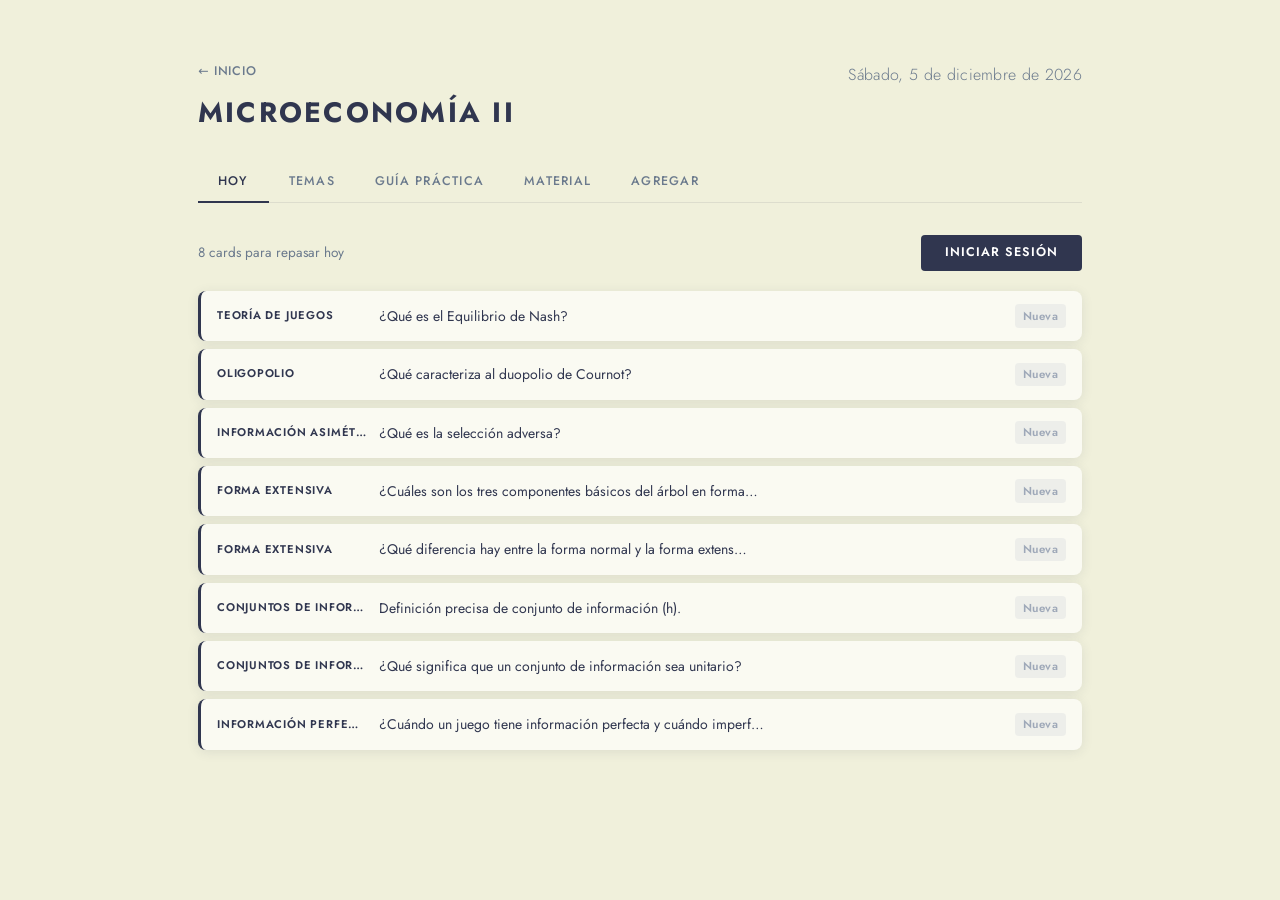
<file: dashboard.html>
<!DOCTYPE html>
<html lang="es">
<head>
  <meta charset="UTF-8">
  <meta name="viewport" content="width=device-width, initial-scale=1.0">
  <title>Dashboard — StudyES</title>
  <link rel="preconnect" href="https://fonts.googleapis.com">
  <link rel="preconnect" href="https://fonts.gstatic.com" crossorigin>
  <link href="https://fonts.googleapis.com/css2?family=Jost:wght@300;400;500;600;700&display=swap" rel="stylesheet">
  <link rel="stylesheet" href="assets/css/global.css">
  <link rel="stylesheet" href="assets/css/components.css">
</head>
<body>
  <div class="page">
    <header class="dash-header">
      <div class="dash-header-top">
        <a href="index.html" class="back-link">← INICIO</a>
        <p class="site-date" id="dash-fecha"></p>
      </div>
      <h1 class="dash-title" id="dash-titulo">Cargando...</h1>
    </header>

    <nav class="tabs-nav" id="tabs-nav" role="tablist">
      <button class="tab-btn active" data-tab="hoy"      role="tab">HOY</button>
      <button class="tab-btn"        data-tab="temas"    role="tab">TEMAS</button>
      <button class="tab-btn"        data-tab="material" role="tab">MATERIAL</button>
      <button class="tab-btn"        data-tab="agregar"  role="tab">AGREGAR</button>
    </nav>

    <div id="panel-hoy"      class="tab-panel active"></div>
    <div id="panel-temas"    class="tab-panel"></div>
    <div id="panel-material" class="tab-panel"><p class="material-loading">Cargando archivos...</p></div>
    <div id="panel-agregar"  class="tab-panel"></div>
  </div>

  <script src="scripts/storage.js"></script>
  <script src="scripts/srs.js"></script>
  <script src="scripts/plan.js"></script>
  <script>
    // ── Estado global ───────────────────────────────────────────────
    const params     = new URLSearchParams(window.location.search);
    const materiaId  = params.get('materia') || 'micro2';
    let   materia    = null;
    let   cards      = [];
    let   materialCargado = false;
    // ── Estado guías ────────────────────────────────────────────────
    let   guiasData       = null;
    let   openGuias       = new Set();
    let   formAbiertoGuia = null;

    // ── Helpers ─────────────────────────────────────────────────────
    function hexToRgba(hex, alpha) {
      const r = parseInt(hex.slice(1, 3), 16);
      const g = parseInt(hex.slice(3, 5), 16);
      const b = parseInt(hex.slice(5, 7), 16);
      return `rgba(${r},${g},${b},${alpha})`;
    }

    function truncar(str, max) {
      return str.length > max ? str.slice(0, max - 1) + '…' : str;
    }

    // ── Tabs ────────────────────────────────────────────────────────
    function initTabs() {
      document.querySelectorAll('.tab-btn').forEach(btn => {
        btn.addEventListener('click', () => {
          document.querySelectorAll('.tab-btn').forEach(b => b.classList.remove('active'));
          document.querySelectorAll('.tab-panel').forEach(p => p.classList.remove('active'));
          btn.classList.add('active');
          document.getElementById(`panel-${btn.dataset.tab}`).classList.add('active');

          if (btn.dataset.tab === 'material' && !materialCargado) {
            materialCargado = true;
            renderMaterial();
          }
        });
      });
    }

    // ── Tab HOY ─────────────────────────────────────────────────────
    function renderHoy() {
      const due = Plan.getCardsDeHoy(cards, materia?.cards_por_dia);

      if (due.length === 0) {
        document.getElementById('panel-hoy').innerHTML =
          `<p class="hoy-empty">Estás al día ✓ — volvé mañana</p>`;
        return;
      }

      const items = due.map(c => {
        const srs = c.srs || {};
        let estadoClass, estadoLabel;
        if (srs.repetitions > 0) {
          estadoClass = 'estado-repasar'; estadoLabel = 'Repasar';
        } else if (srs.next_review && srs.next_review !== 0) {
          estadoClass = 'estado-debil';   estadoLabel = 'Débil';
        } else {
          estadoClass = 'estado-nueva';   estadoLabel = 'Nueva';
        }
        return `
          <li class="hoy-item">
            <span class="hoy-item-tema">${c.tema || 'Sin tema'}</span>
            <span class="hoy-item-frente">${truncar(c.frente, 60)}</span>
            <span class="hoy-item-estado ${estadoClass}">${estadoLabel}</span>
          </li>`;
      }).join('');

      document.getElementById('panel-hoy').innerHTML = `
        <div class="hoy-header">
          <span class="hoy-count">${due.length} card${due.length !== 1 ? 's' : ''} para repasar hoy</span>
          <a href="flashcards.html?materia=${materiaId}" class="btn-iniciar">INICIAR SESIÓN</a>
        </div>
        <ul class="hoy-list">${items}</ul>`;
    }

    // ── Tab TEMAS ────────────────────────────────────────────────────
    const SVG_ESTADO = {
      sinPracticar: `<svg width="16" height="16" viewBox="0 0 16 16" fill="none" xmlns="http://www.w3.org/2000/svg"><circle cx="8" cy="8" r="6.5" stroke="#ACBAC4" stroke-width="2"/></svg>`,
      debil:        `<svg width="16" height="16" viewBox="0 0 16 16" fill="none" xmlns="http://www.w3.org/2000/svg"><path d="M8 2L14.5 14H1.5Z" fill="#B85C38"/><line x1="8" y1="6.5" x2="8" y2="10" stroke="white" stroke-width="1.5" stroke-linecap="round"/><circle cx="8" cy="12" r="0.85" fill="white"/></svg>`,
      progreso:     `<svg width="16" height="16" viewBox="0 0 16 16" fill="none" xmlns="http://www.w3.org/2000/svg"><circle cx="8" cy="8" r="7.5" stroke="#8B7355" stroke-width="1"/><path d="M8 0.5A7.5 7.5 0 0 0 8 15.5Z" fill="#8B7355"/></svg>`,
      dominado:     `<svg width="16" height="16" viewBox="0 0 16 16" fill="none" xmlns="http://www.w3.org/2000/svg"><circle cx="8" cy="8" r="8" fill="#5C7A5E"/><path d="M4.5 8.5L7 11L11.5 5.5" stroke="white" stroke-width="1.8" stroke-linecap="round" stroke-linejoin="round"/></svg>`,
    };

    function temaEstado(tCards) {
      const sinPracticar = tCards.every(c => !(c.srs?.repetitions) && (!c.srs?.next_review || c.srs.next_review === 0));
      if (sinPracticar)
        return { icono: SVG_ESTADO.sinPracticar, label: 'Sin practicar', color: '#9EA8B8' };

      const hayDebil = tCards.some(c => !(c.srs?.repetitions) && c.srs?.next_review && c.srs.next_review !== 0);
      if (hayDebil)
        return { icono: SVG_ESTADO.debil, label: 'Débil', color: '#C0604A' };

      const hayProgreso = tCards.some(c => (c.srs?.repetitions || 0) >= 1 && (c.srs?.repetitions || 0) < 3);
      if (hayProgreso)
        return { icono: SVG_ESTADO.progreso, label: 'En progreso', color: '#C9A84C' };

      return { icono: SVG_ESTADO.dominado, label: 'Dominado', color: '#5C7A5E' };
    }

    function renderTemas() {
      const mapa = {};
      cards.forEach(c => {
        const t = c.tema || 'Sin tema';
        if (!mapa[t]) mapa[t] = [];
        mapa[t].push(c);
      });

      if (Object.keys(mapa).length === 0) {
        document.getElementById('panel-temas').innerHTML =
          `<p class="empty-state">Todavía no hay tarjetas cargadas.</p>`;
        return;
      }

      const items = Object.entries(mapa).map(([tema, tCards]) => {
        const { icono, label, color } = temaEstado(tCards);
        const bg = hexToRgba(color, 0.10);
        return `
          <li class="tema-item">
            <span class="tema-icono">${icono}</span>
            <span class="tema-nombre">${tema}</span>
            <span class="tema-total">${tCards.length} card${tCards.length !== 1 ? 's' : ''}</span>
            <span class="tema-estado-badge" style="color:${color};background:${bg}">${label}</span>
          </li>`;
      }).join('');

      document.getElementById('panel-temas').innerHTML =
        `<ul class="temas-list">${items}</ul>`;
    }

    // ── Tab MATERIAL ─────────────────────────────────────────────────
    const SUBCARPETA_LABELS = {
      'Teoria':        'Teoría',
      'Ejercicios':    'Ejercicios',
      'Resumenes':     'Resúmenes',
      'Examenes':      'Exámenes',
      'Presentaciones':'Presentaciones',
      'Mapas_Mentales':'Mapas Mentales',
    };

    function tipoTag(tipo) {
      const t = tipo.toLowerCase();
      if (t === 'pdf')                       return `<span class="mat-emoji">📄</span>`;
      if (t === 'docx' || t === 'doc')       return `<span class="mat-emoji">📝</span>`;
      if (t === 'pptx' || t === 'ppt')       return `<span class="mat-emoji">📊</span>`;
      if (t === 'html')                      return `<span class="mat-emoji">🗺</span>`;
      if (t === 'xlsx' || t === 'xls')       return `<span class="mat-emoji">📊</span>`;
      if (t === 'png' || t === 'jpg' || t === 'jpeg') return `<span class="mat-emoji">🖼</span>`;
      return `<span class="mat-emoji">📁</span>`;
    }

    function grupoHTML(titulo, archivos) {
      const items = archivos.map(f => `
        <li class="material-item">
          ${tipoTag(f.tipo)}
          <span class="mat-nombre" title="${f.nombre}">${f.nombre}</span>
          <a href="${f.url}" target="_blank" rel="noopener" class="btn-abrir">ABRIR</a>
        </li>`).join('');
      return `
        <div class="material-grupo">
          <h3 class="material-grupo-titulo">${titulo}</h3>
          <ul class="material-list">${items}</ul>
        </div>`;
    }

    async function renderMaterial() {
      const panel = document.getElementById('panel-material');
      try {
        const res     = await fetch('material/index.json');
        const index   = await res.json();
        const carpeta = materia.carpeta_material;
        const datos   = index[carpeta] || {};

        const grupos = Object.entries(datos).filter(([, files]) => files.length > 0);

        if (grupos.length === 0) {
          panel.innerHTML = `<p class="material-empty">Todavía no hay archivos cargados.</p>`;
          return;
        }

        let html = '';
        for (const [sub, nombres] of grupos) {
          const archivos = nombres.map(nombre => ({
            nombre,
            tipo: nombre.split('.').pop().toLowerCase(),
            url:  `material/${carpeta}/${sub}/${encodeURIComponent(nombre)}`,
          }));
          html += grupoHTML(SUBCARPETA_LABELS[sub] || sub, archivos);
        }
        panel.innerHTML = html;
      } catch (err) {
        panel.innerHTML = `<p class="material-empty">No se pudo cargar el material.<br>
          Verificá que el servidor esté corriendo.</p>`;
      }
    }

    // ── Tab AGREGAR ──────────────────────────────────────────────────
    function renderAgregar() {
      document.getElementById('panel-agregar').innerHTML = `
        <div class="agregar-form">
          <form id="form-agregar" novalidate autocomplete="off">
            <div class="form-group">
              <label class="form-label" for="f-tema">Tema</label>
              <input class="form-input" type="text" id="f-tema"
                placeholder="ej. Teoría de Juegos">
            </div>
            <div class="form-group">
              <label class="form-label" for="f-frente">
                Frente <span class="form-req">*</span>
              </label>
              <textarea class="form-textarea" id="f-frente" rows="3"
                placeholder="Pregunta o concepto a recordar"></textarea>
            </div>
            <div class="form-group">
              <label class="form-label" for="f-dorso">
                Dorso <span class="form-req">*</span>
              </label>
              <textarea class="form-textarea" id="f-dorso" rows="3"
                placeholder="Respuesta o explicación"></textarea>
            </div>
            <div class="form-group">
              <label class="form-label" for="f-tags">Tags</label>
              <input class="form-input" type="text" id="f-tags"
                placeholder="ej. parcial, teoria, importante">
              <p class="form-hint">Separados por coma — opcional</p>
            </div>
            <button class="btn-agregar" type="submit">AGREGAR CARD</button>
            <p class="form-feedback" id="form-feedback"></p>
          </form>
        </div>`;

      document.getElementById('form-agregar').addEventListener('submit', async (e) => {
        e.preventDefault();
        const frente   = document.getElementById('f-frente').value.trim();
        const dorso    = document.getElementById('f-dorso').value.trim();
        const tema     = document.getElementById('f-tema').value.trim();
        const tagsRaw  = document.getElementById('f-tags').value.trim();
        const feedback = document.getElementById('form-feedback');

        if (!frente || !dorso) {
          feedback.textContent = 'El frente y el dorso son obligatorios.';
          feedback.className   = 'form-feedback error';
          return;
        }

        const tags    = tagsRaw ? tagsRaw.split(',').map(t => t.trim()).filter(Boolean) : [];
        const newCard = {
          id:      `${materiaId}_${Date.now()}`,
          tema,
          frente,
          reverso: dorso,
          tags,
          srs: {
            easiness_factor: 2.5,
            interval:        1,
            repetitions:     0,
            next_review:     0,
          },
        };

        try {
          const updated = [...cards, newCard];
          await Storage.save(`flashcards/${materiaId}.json`, updated);
          cards = updated;

          feedback.textContent = '✓ Card agregada. Aparecerá en tu sesión de hoy.';
          feedback.className   = 'form-feedback';
          e.target.reset();

          // refrescar tab HOY si está activo
          if (document.querySelector('.tab-btn[data-tab="hoy"]').classList.contains('active')) {
            renderHoy();
          }
        } catch (err) {
          feedback.textContent = 'Error al guardar. Verificá que el servidor esté corriendo.';
          feedback.className   = 'form-feedback error';
        }
      });
    }

    // ── Tab GUÍA PRÁCTICA ────────────────────────────────────────────
    async function cargarGuias() {
      try {
        guiasData = await Storage.load(`guias/${materiaId}.json`);
      } catch (_) {
        guiasData = { guias: [] };
      }
    }

    function insertarTabGuias() {
      // insertar botón entre TEMAS y MATERIAL
      const temasBtn = document.querySelector('.tab-btn[data-tab="temas"]');
      const btn = document.createElement('button');
      btn.className = 'tab-btn';
      btn.dataset.tab = 'guias';
      btn.setAttribute('role', 'tab');
      btn.textContent = 'GUÍA PRÁCTICA';
      temasBtn.insertAdjacentElement('afterend', btn);
      // insertar panel después de panel-temas
      const temasPanel = document.getElementById('panel-temas');
      const panel = document.createElement('div');
      panel.id = 'panel-guias';
      panel.className = 'tab-panel';
      temasPanel.insertAdjacentElement('afterend', panel);
    }

    function renderGuias() {
      const panel = document.getElementById('panel-guias');
      if (!panel || !guiasData) return;
      panel.innerHTML = guiasData.guias.map(g => renderGuia(g)).join('');
    }

    function renderGuia(g) {
      const total  = g.ejercicios.length;
      const hechos = g.ejercicios.filter(e => e.hecho).length;
      const pct    = total > 0 ? Math.round((hechos / total) * 100) : 0;
      const isOpen = openGuias.has(g.id);

      const listaHTML = total > 0
        ? `<ul class="ejercicios-list">${g.ejercicios.map(e => renderEjercicio(g.id, e)).join('')}</ul>`
        : `<p class="ejercicios-empty">Sin ejercicios críticos agregados.</p>`;

      const addHTML = formAbiertoGuia === g.id
        ? `<div class="form-agregar-ej">
             <input class="form-input" type="text" id="nuevo-nombre-${g.id}" placeholder="Nombre del ejercicio">
             <input class="form-input" type="text" id="nuevo-nota-${g.id}" placeholder="Nota (opcional)" style="margin-top:0.4rem">
             <div style="display:flex;gap:0.5rem;margin-top:0.6rem">
               <button class="btn-agregar" style="font-size:0.72rem;padding:0.4rem 1rem"
                       onclick="guardarNuevoEjercicio('${g.id}')">GUARDAR</button>
               <button class="btn-cancel-ej" onclick="cancelarAgregar('${g.id}')">CANCELAR</button>
             </div>
           </div>`
        : `<button class="btn-agregar-ej" onclick="mostrarFormAgregar('${g.id}')">+ Agregar ejercicio crítico</button>`;

      return `
        <div class="guia-item">
          <div class="guia-header" onclick="toggleGuia('${g.id}')">
            <div class="guia-header-left">
              <span class="guia-chevron ${isOpen ? 'open' : ''}">▶</span>
              <span class="guia-nombre">${g.nombre.toUpperCase()}</span>
            </div>
            <span class="guia-counter">${hechos}/${total}</span>
          </div>
          <div class="guia-progress-bar">
            <div class="guia-progress-fill" style="width:${pct}%"></div>
          </div>
          <div class="guia-body" style="display:${isOpen ? 'block' : 'none'}">
            ${listaHTML}
            ${addHTML}
          </div>
        </div>`;
    }

    function renderEjercicio(guiaId, ej) {
      const doneClass = ej.hecho ? 'done' : '';
      const notaHTML  = ej.nota
        ? `<span class="ejercicio-nota" onclick="editarNota('${guiaId}','${ej.id}',this)">${ej.nota}</span>`
        : `<span class="ejercicio-nota placeholder" onclick="editarNota('${guiaId}','${ej.id}',this)">Agregar nota...</span>`;
      return `
        <li class="ejercicio-item" id="ej-${ej.id}">
          <input type="checkbox" class="ejercicio-check" ${ej.hecho ? 'checked' : ''}
                 onchange="toggleEjercicio('${guiaId}','${ej.id}',this.checked)">
          <span class="ejercicio-nombre ${doneClass}">${ej.nombre}</span>
          ${notaHTML}
          <button class="btn-eliminar-ej" onclick="eliminarEjercicio('${guiaId}','${ej.id}')">×</button>
        </li>`;
    }

    // ── Acciones sobre guías ─────────────────────────────────────────
    function toggleGuia(guiaId) {
      if (openGuias.has(guiaId)) openGuias.delete(guiaId);
      else                       openGuias.add(guiaId);
      renderGuias();
      if (formAbiertoGuia === guiaId && !openGuias.has(guiaId)) {
        formAbiertoGuia = null;
      }
      // re-focus the add-form input if was open
      if (formAbiertoGuia === guiaId) {
        setTimeout(() => document.getElementById(`nuevo-nombre-${guiaId}`)?.focus(), 0);
      }
    }

    function toggleEjercicio(guiaId, ejId, checked) {
      const guia = guiasData.guias.find(g => g.id === guiaId);
      const ej   = guia?.ejercicios.find(e => e.id === ejId);
      if (!ej) return;
      ej.hecho = checked;
      Storage.save(`guias/${materiaId}.json`, guiasData).catch(console.error);
      renderGuias();
    }

    function eliminarEjercicio(guiaId, ejId) {
      const guia = guiasData.guias.find(g => g.id === guiaId);
      if (!guia) return;
      guia.ejercicios = guia.ejercicios.filter(e => e.id !== ejId);
      Storage.save(`guias/${materiaId}.json`, guiasData).catch(console.error);
      renderGuias();
    }

    function editarNota(guiaId, ejId, el) {
      const current = el.classList.contains('placeholder') ? '' : el.textContent;
      const input   = document.createElement('input');
      input.type        = 'text';
      input.value       = current;
      input.className   = 'ejercicio-nota-input';
      input.placeholder = 'Agregar nota...';
      el.replaceWith(input);
      input.focus();

      function guardar() {
        const guia = guiasData.guias.find(g => g.id === guiaId);
        const ej   = guia?.ejercicios.find(e => e.id === ejId);
        if (ej) ej.nota = input.value.trim();
        Storage.save(`guias/${materiaId}.json`, guiasData).catch(console.error);
        renderGuias();
      }
      input.addEventListener('blur', guardar);
      input.addEventListener('keydown', e => {
        if (e.key === 'Enter')  input.blur();
        if (e.key === 'Escape') renderGuias();
      });
    }

    function mostrarFormAgregar(guiaId) {
      formAbiertoGuia = guiaId;
      if (!openGuias.has(guiaId)) openGuias.add(guiaId);
      renderGuias();
      setTimeout(() => document.getElementById(`nuevo-nombre-${guiaId}`)?.focus(), 0);
    }

    function cancelarAgregar(guiaId) {
      formAbiertoGuia = null;
      renderGuias();
    }

    function guardarNuevoEjercicio(guiaId) {
      const nombreInput = document.getElementById(`nuevo-nombre-${guiaId}`);
      const notaInput   = document.getElementById(`nuevo-nota-${guiaId}`);
      const nombre = nombreInput?.value.trim();
      if (!nombre) { nombreInput?.focus(); return; }

      const guia = guiasData.guias.find(g => g.id === guiaId);
      if (!guia) return;

      guia.ejercicios.push({
        id:     `${guiaId}_${Date.now()}`,
        nombre,
        hecho:  false,
        nota:   notaInput?.value.trim() || '',
      });

      formAbiertoGuia = null;
      Storage.save(`guias/${materiaId}.json`, guiasData).catch(console.error);
      renderGuias();
    }

    // ── Init ─────────────────────────────────────────────────────────
    async function init() {
      // fecha
      const fechaStr = new Date().toLocaleDateString('es-AR', {
        weekday: 'long', day: 'numeric', month: 'long', year: 'numeric',
      });
      document.getElementById('dash-fecha').textContent =
        fechaStr.charAt(0).toUpperCase() + fechaStr.slice(1);

      try {
        const { materias } = await Storage.load('materias.json');
        materia = materias.find(m => m.id === materiaId);

        if (!materia) {
          document.body.innerHTML =
            `<p style="padding:2rem;font-family:Jost,sans-serif;color:#C0604A">
               Materia no encontrada: <strong>${materiaId}</strong>
             </p>`;
          return;
        }

        cards = await Storage.load(`flashcards/${materiaId}.json`).catch(() => []);

        // aplicar color de materia a toda la página
        document.body.style.setProperty('--c', materia.color);
        document.body.style.setProperty('--g', hexToRgba(materia.color, 0.15));

        document.getElementById('dash-titulo').textContent = materia.nombre.toUpperCase();
        document.title = `${materia.nombre} — StudyES`;

        if (materia.tiene_guias) {
          await cargarGuias();
          insertarTabGuias();
        }
        initTabs();
        renderHoy();
        renderTemas();
        if (materia.tiene_guias) renderGuias();
        renderAgregar();

        // activar tab desde URL (?tab=temas, etc.)
        const tabParam = params.get('tab');
        if (tabParam) {
          const btn = document.querySelector(`.tab-btn[data-tab="${tabParam}"]`);
          if (btn) btn.click();
        }

      } catch (err) {
        document.getElementById('panel-hoy').innerHTML =
          `<p class="empty-state">No se pudo conectar con el servidor.<br>
           Asegurate de que <code>start.bat</code> esté corriendo.</p>`;
        console.error(err);
      }
    }

    init();
  </script>
</body>
</html>
</file>
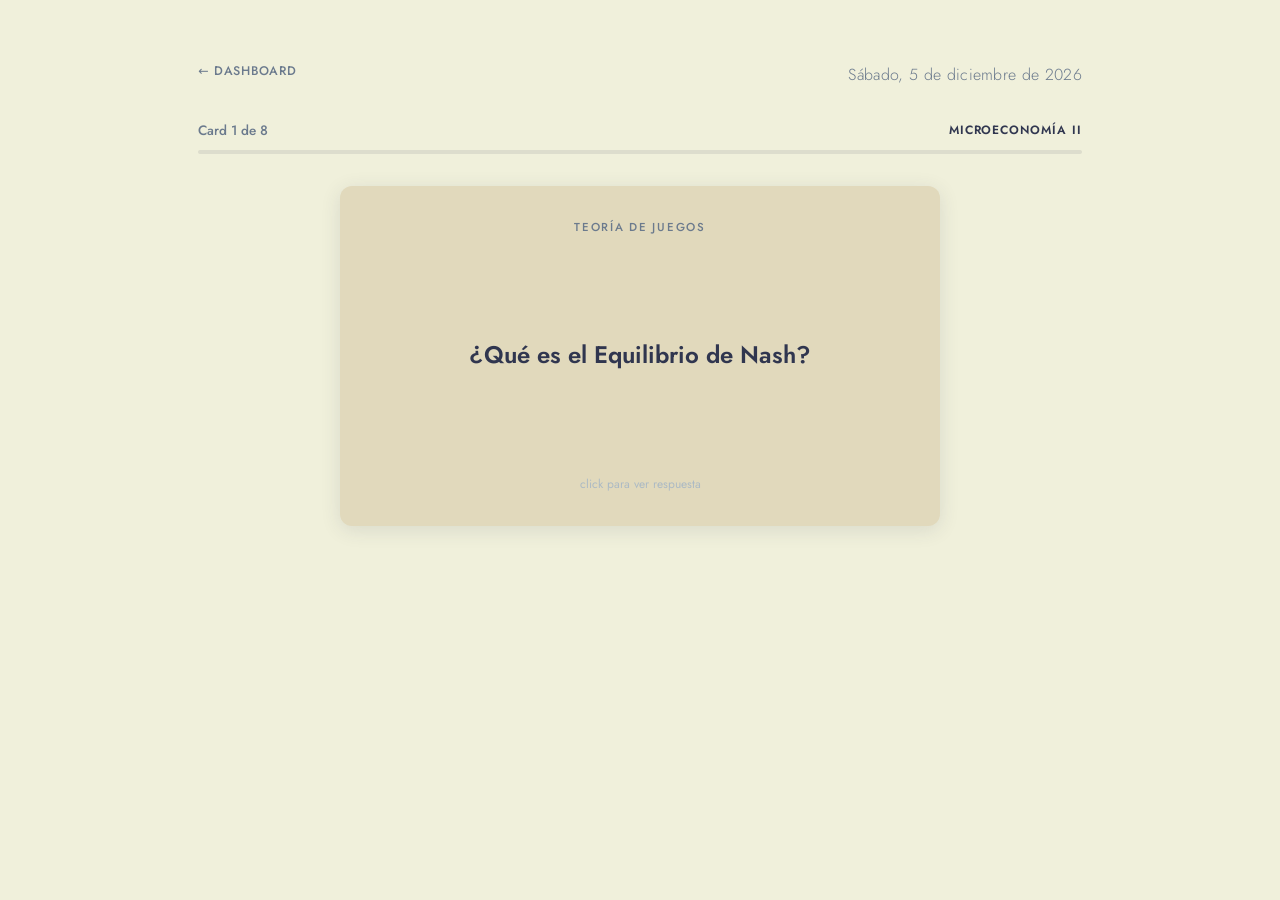
<file: flashcards.html>
<!DOCTYPE html>
<html lang="es">
<head>
  <meta charset="UTF-8">
  <meta name="viewport" content="width=device-width, initial-scale=1.0">
  <title>Sesión — StudyES</title>
  <link rel="preconnect" href="https://fonts.googleapis.com">
  <link rel="preconnect" href="https://fonts.gstatic.com" crossorigin>
  <link href="https://fonts.googleapis.com/css2?family=Jost:wght@300;400;500;600;700&display=swap" rel="stylesheet">
  <link rel="stylesheet" href="assets/css/global.css">
  <link rel="stylesheet" href="assets/css/components.css">
</head>
<body>
  <div class="page">
    <header class="dash-header">
      <div class="dash-header-top">
        <a href="#" id="back-link" class="back-link">← DASHBOARD</a>
        <p class="site-date" id="dash-fecha"></p>
      </div>
    </header>

    <div id="session-view">
      <!-- Progreso -->
      <div class="session-header">
        <div class="session-progress-info">
          <span class="progress-text" id="progress-text"></span>
          <span class="progress-materia" id="progress-materia"></span>
        </div>
        <div class="session-progress-track">
          <div class="session-progress-fill" id="progress-fill" style="width:0%"></div>
        </div>
      </div>

      <!-- Flip card -->
      <div class="card-scene" id="card-scene" onclick="flipCard()">
        <!-- renderizado por JS -->
      </div>

      <!-- Calificación -->
      <div class="calificacion-btns" id="cal-btns">
        <button class="btn-cal mal"        onclick="calificar(1)">NO LO SABÍA</button>
        <button class="btn-cal dificultad" onclick="calificar(3)">CON DIFICULTAD</button>
        <button class="btn-cal bien"       onclick="calificar(5)">LO SABÍA</button>
      </div>
    </div>
  </div>

  <script src="scripts/storage.js"></script>
  <script src="scripts/srs.js"></script>
  <script src="scripts/plan.js"></script>
  <script>
    // ── Estado global ───────────────────────────────────────────────
    const params    = new URLSearchParams(window.location.search);
    const materiaId = params.get('materia') || 'micro2';

    let materia      = null;
    let allCards     = [];
    let sessionCards = [];
    let currentIndex = 0;
    let isFlipped    = false;
    let isProcessing = false;
    let stats        = { total: 0, buenas: 0, dificultad: 0, malas: 0 };

    // ── Helpers ─────────────────────────────────────────────────────
    function hexToRgba(hex, alpha) {
      const r = parseInt(hex.slice(1, 3), 16);
      const g = parseInt(hex.slice(3, 5), 16);
      const b = parseInt(hex.slice(5, 7), 16);
      return `rgba(${r},${g},${b},${alpha})`;
    }

    function hoy() {
      return new Date().toISOString().split('T')[0];
    }

    function formatFechaES(dateStr) {
      // dateStr: "YYYY-MM-DD"
      const d = new Date(dateStr + 'T00:00:00');
      const s = d.toLocaleDateString('es-AR', { weekday: 'long', day: 'numeric', month: 'long' });
      return s.charAt(0).toUpperCase() + s.slice(1);
    }

    // ── Renderizado de card ──────────────────────────────────────────
    function renderCurrentCard() {
      const card = sessionCards[currentIndex];
      const tema = card.tema || 'Sin tema';

      document.getElementById('card-scene').innerHTML = `
        <div class="card-inner" id="card-inner">
          <div class="card-face card-front">
            <span class="card-tema-label">${tema}</span>
            <p class="card-frente-text">${card.frente}</p>
            <span class="card-hint">click para ver respuesta</span>
          </div>
          <div class="card-face card-back">
            <span class="card-tema-label">${tema}</span>
            <p class="card-reverso-text">${card.reverso}</p>
          </div>
        </div>`;

      // resetear estado de flip y botones
      isFlipped = false;
      const calBtns = document.getElementById('cal-btns');
      calBtns.classList.remove('visible');
      calBtns.querySelectorAll('button').forEach(b => b.disabled = false);
    }

    function updateProgress() {
      const total   = sessionCards.length;
      const current = currentIndex + 1;
      const pct     = total > 0 ? Math.round(((currentIndex) / total) * 100) : 0;

      document.getElementById('progress-text').textContent =
        `Card ${current} de ${total}`;
      document.getElementById('progress-fill').style.width = pct + '%';
    }

    // ── Flip ─────────────────────────────────────────────────────────
    function flipCard() {
      if (isFlipped || isProcessing) return;
      isFlipped = true;
      document.getElementById('card-inner').classList.add('flipped');
      // mostrar botones de calificación después de que termina el flip
      setTimeout(() => {
        document.getElementById('cal-btns').classList.add('visible');
      }, 420);
    }

    // ── Calificación ─────────────────────────────────────────────────
    async function calificar(calidad) {
      if (!isFlipped || isProcessing) return;
      isProcessing = true;

      // deshabilitar botones inmediatamente
      document.getElementById('cal-btns').querySelectorAll('button')
        .forEach(b => b.disabled = true);

      // actualizar stats de sesión
      if      (calidad === 5) stats.buenas++;
      else if (calidad === 3) stats.dificultad++;
      else                    stats.malas++;
      stats.total++;

      // aplicar SM-2 a la card
      const card = sessionCards[currentIndex];
      SRS.actualizarSRS(card, calidad);

      // sincronizar en allCards
      const idx = allCards.findIndex(c => c.id === card.id);
      if (idx !== -1) allCards[idx] = card;

      // guardar inmediatamente (sin bloquear UX si falla)
      Storage.save(`flashcards/${materiaId}.json`, allCards).catch(console.error);

      // avanzar
      currentIndex++;

      if (currentIndex >= sessionCards.length) {
        await mostrarResumen();
      } else {
        isProcessing = false;
        renderCurrentCard();
        updateProgress();
      }
    }

    // ── Progreso y racha ─────────────────────────────────────────────
    async function guardarProgreso() {
      const today = hoy();
      let progreso = {};
      try { progreso = await Storage.load(`progreso/${materiaId}.json`); } catch (_) {}

      const ayer = new Date();
      ayer.setDate(ayer.getDate() - 1);
      const ayerStr = ayer.toISOString().split('T')[0];

      let racha = progreso.racha_dias || 0;
      const ultimo = progreso.ultimo_acceso;

      if (ultimo === today) {
        // ya estudió hoy — racha se mantiene
      } else if (ultimo === ayerStr) {
        racha += 1;
      } else {
        racha = 1;
      }

      const temas_practicados = [...new Set(sessionCards.map(c => c.tema).filter(Boolean))];
      const historial = progreso.historial || progreso.sesiones || [];
      const entradaHoy = {
        fecha:            today,
        cards_estudiadas: stats.total,
        correctas:        stats.buenas + stats.dificultad,
        incorrectas:      stats.malas,
        temas_practicados,
      };
      const idxHoy = historial.findIndex(s => s.fecha === today);
      if (idxHoy >= 0) historial[idxHoy] = entradaHoy;
      else             historial.push(entradaHoy);

      const updatedProgreso = {
        ...progreso,
        racha_dias:    racha,
        ultimo_acceso: today,
        historial,
      };

      await Storage.save(`progreso/${materiaId}.json`, updatedProgreso);
      return updatedProgreso;
    }

    // ── Pantalla de resumen ──────────────────────────────────────────
    async function mostrarResumen() {
      let guardadoOk = false;
      try {
        await guardarProgreso();
        guardadoOk = true;
      } catch (err) {
        console.error('Error al guardar progreso:', err);
      }

      // próxima sesión: card con next_review más cercano
      const futuras = allCards
        .filter(c => c.srs?.next_review && c.srs.next_review !== 0)
        .sort((a, b) => String(a.srs.next_review).localeCompare(String(b.srs.next_review)));

      let proximaLabel = 'No hay cards pendientes';
      if (futuras.length > 0) {
        proximaLabel = formatFechaES(futuras[0].srs.next_review);
      }

      document.querySelector('.page').innerHTML = `
        <header class="dash-header">
          <div class="dash-header-top">
            <a href="dashboard.html?materia=${materiaId}" class="back-link">← DASHBOARD</a>
          </div>
        </header>

        <div class="summary-wrap">
          <h1 class="summary-titulo">SESIÓN COMPLETADA</h1>

          <div class="summary-stats">
            <div class="stat-card">
              <div class="stat-value" style="color:var(--c)">${stats.total}</div>
              <div class="stat-label">Cards estudiadas</div>
            </div>
            <div class="stat-card">
              <div class="stat-value" style="color:#5C7A5E">${stats.buenas}</div>
              <div class="stat-label">Lo sabía</div>
            </div>
            <div class="stat-card">
              <div class="stat-value" style="color:#8B7355">${stats.dificultad}</div>
              <div class="stat-label">Con dificultad</div>
            </div>
            <div class="stat-card">
              <div class="stat-value" style="color:#B85C38">${stats.malas}</div>
              <div class="stat-label">No lo sabía</div>
            </div>
          </div>

          <div class="proxima-sesion">
            Próxima sesión: <strong>${proximaLabel}</strong>
          </div>

          <div class="summary-btns">
            <a href="index.html" class="btn-summary-sec">VOLVER AL INICIO</a>
            <a href="dashboard.html?materia=${materiaId}&tab=temas" class="btn-summary-pri">VER TEMAS</a>
          </div>
          <p class="save-status" style="text-align:center;margin-top:1rem;font-size:.85rem;opacity:.75">
            ${guardadoOk ? '✓ Progreso guardado' : '⚠ Error al guardar'}
          </p>
        </div>`;
    }

    // ── Sin cards pendientes ─────────────────────────────────────────
    function mostrarSinCards() {
      document.getElementById('session-view').innerHTML = `
        <div class="session-empty">
          <p>Estás al día ✓ — no hay cards pendientes para hoy.</p>
          <a href="dashboard.html?materia=${materiaId}" class="btn-iniciar">VOLVER AL DASHBOARD</a>
        </div>`;
    }

    // ── Init ─────────────────────────────────────────────────────────
    async function init() {
      // fecha
      const fechaStr = new Date().toLocaleDateString('es-AR', {
        weekday: 'long', day: 'numeric', month: 'long', year: 'numeric',
      });
      document.getElementById('dash-fecha').textContent =
        fechaStr.charAt(0).toUpperCase() + fechaStr.slice(1);

      document.getElementById('back-link').href = `dashboard.html?materia=${materiaId}`;

      try {
        const { materias } = await Storage.load('materias.json');
        materia = materias.find(m => m.id === materiaId);

        if (!materia) {
          document.getElementById('session-view').innerHTML =
            `<p class="empty-state" style="color:#C0604A">
               Materia no encontrada: <strong>${materiaId}</strong>
             </p>`;
          return;
        }

        allCards = await Storage.load(`flashcards/${materiaId}.json`).catch(() => []);

        // aplicar color de materia
        document.body.style.setProperty('--c', materia.color);
        document.body.style.setProperty('--g', hexToRgba(materia.color, 0.15));
        document.getElementById('progress-materia').textContent =
          materia.nombre.toUpperCase();
        document.title = `Sesión ${materia.nombre} — StudyES`;

        // filtrar cards pendientes hoy
        sessionCards = Plan.getCardsDeHoy(allCards, materia.cards_por_dia);

        if (sessionCards.length === 0) {
          mostrarSinCards();
          return;
        }

        renderCurrentCard();
        updateProgress();

      } catch (err) {
        document.getElementById('session-view').innerHTML =
          `<p class="empty-state">No se pudo conectar con el servidor.<br>
           Asegurate de que <code>start.bat</code> esté corriendo.</p>`;
        console.error(err);
      }
    }

    init();
  </script>
</body>
</html>
</file>
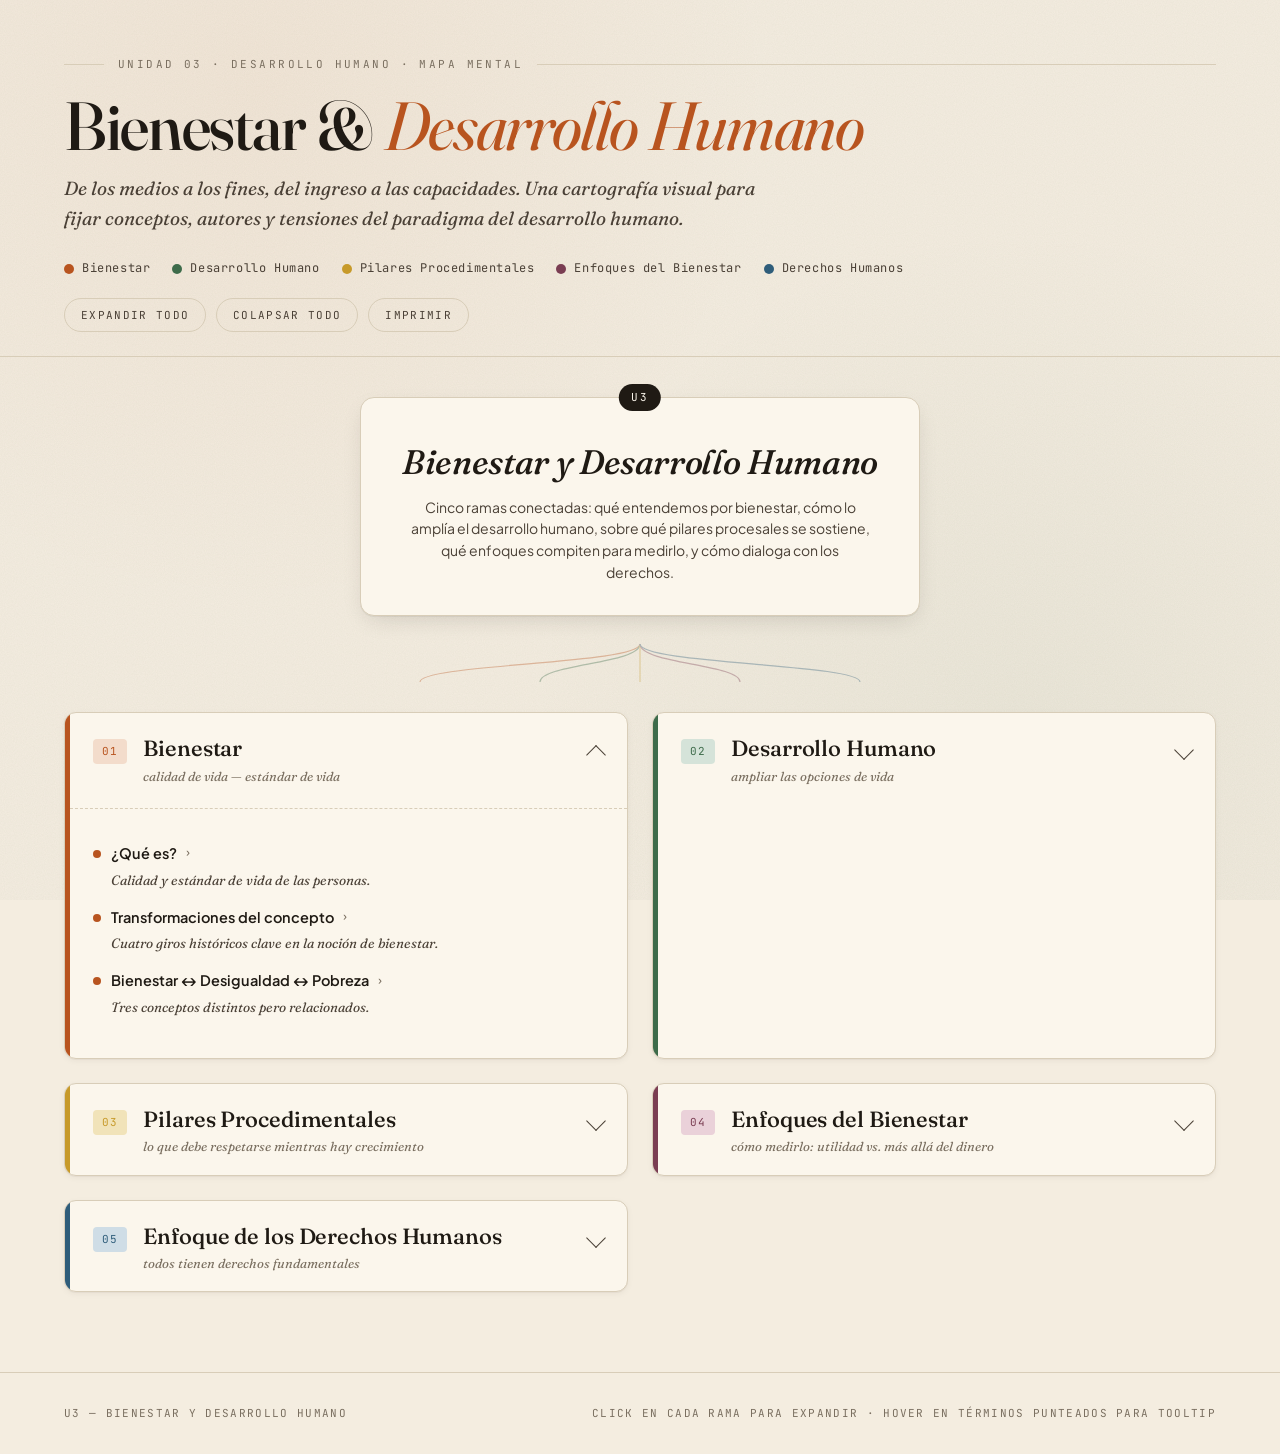
<file: material/Desarrollo_Economico/Mapas_Mentales/mapa_mental_u3.html>
<!DOCTYPE html>
<html lang="es">
<head>
<meta charset="UTF-8" />
<meta name="viewport" content="width=device-width, initial-scale=1.0" />
<title>Mapa Mental · Unidad 3 — Bienestar y Desarrollo Humano</title>
<link rel="preconnect" href="https://fonts.googleapis.com">
<link rel="preconnect" href="https://fonts.gstatic.com" crossorigin>
<link href="https://fonts.googleapis.com/css2?family=Fraunces:ital,opsz,wght@0,9..144,400;0,9..144,500;0,9..144,600;0,9..144,700;1,9..144,400&family=Plus+Jakarta+Sans:wght@300;400;500;600;700&family=JetBrains+Mono:wght@400;500&display=swap" rel="stylesheet">
<style>
  :root{
    --bg:        #f4ede0;
    --bg-grain:  #ece3d2;
    --ink:       #1f1a14;
    --ink-soft:  #4a4036;
    --ink-mute:  #7a6f60;
    --rule:      #d8cdb8;
    --paper:     #fbf6ec;

    /* Paleta por rama */
    --c-1: #b8541f;   /* Bienestar - terracota */
    --c-2: #3d6b4a;   /* Desarrollo Humano - verde botánico */
    --c-3: #c79a2a;   /* Pilares - mostaza */
    --c-4: #7a3d52;   /* Enfoques - burdeos */
    --c-5: #2f5d7a;   /* DDHH - azul tinta */

    --c-1-soft: #f3dccb;
    --c-2-soft: #d5e3d9;
    --c-3-soft: #f1e3b9;
    --c-4-soft: #ead1d9;
    --c-5-soft: #cfdde6;

    --shadow-1: 0 1px 0 rgba(31,26,20,.04), 0 2px 6px rgba(31,26,20,.05);
    --shadow-2: 0 1px 0 rgba(31,26,20,.05), 0 8px 24px -8px rgba(31,26,20,.18);
  }

  *{box-sizing:border-box}
  html,body{margin:0;padding:0}
  body{
    font-family:'Plus Jakarta Sans', system-ui, sans-serif;
    background:var(--bg);
    color:var(--ink);
    line-height:1.55;
    min-height:100vh;
    background-image:
      radial-gradient(circle at 20% 10%, rgba(184,84,31,.05), transparent 40%),
      radial-gradient(circle at 80% 80%, rgba(61,107,74,.05), transparent 40%),
      url("data:image/svg+xml;utf8,<svg xmlns='http://www.w3.org/2000/svg' width='160' height='160'><filter id='n'><feTurbulence type='fractalNoise' baseFrequency='0.9' numOctaves='2' stitchTiles='stitch'/><feColorMatrix values='0 0 0 0 0.12  0 0 0 0 0.1  0 0 0 0 0.08  0 0 0 0.06 0'/></filter><rect width='100%' height='100%' filter='url(%23n)'/></svg>");
    background-attachment: fixed;
  }

  /* ============ HEADER ============ */
  header{
    padding: clamp(28px, 5vw, 56px) clamp(20px,5vw,64px) 24px;
    max-width: 1400px;
    margin: 0 auto;
    border-bottom: 1px solid var(--rule);
  }
  .eyebrow{
    font-family:'JetBrains Mono', monospace;
    font-size: 11px;
    letter-spacing: .22em;
    text-transform: uppercase;
    color: var(--ink-mute);
    display:flex;
    align-items:center;
    gap:14px;
    margin-bottom: 18px;
  }
  .eyebrow::before, .eyebrow::after{
    content:""; height:1px; background:var(--rule); flex:1;
  }
  .eyebrow::before{max-width:40px}

  h1{
    font-family: 'Fraunces', Georgia, serif;
    font-weight: 500;
    font-size: clamp(36px, 6vw, 68px);
    line-height: 1.02;
    letter-spacing: -0.02em;
    margin: 0 0 14px;
    font-variation-settings: "opsz" 120;
  }
  h1 em{
    font-style: italic;
    color: var(--c-1);
    font-weight: 400;
  }
  .lede{
    font-family: 'Fraunces', serif;
    font-weight: 400;
    font-style: italic;
    font-size: clamp(15px, 1.6vw, 19px);
    color: var(--ink-soft);
    max-width: 720px;
    margin: 0 0 26px;
  }
  .legend{
    display:flex; flex-wrap:wrap; gap: 8px 22px;
    font-size: 12px;
    color: var(--ink-soft);
    font-family:'JetBrains Mono', monospace;
    letter-spacing:.05em;
  }
  .legend span{
    display:inline-flex; align-items:center; gap:8px;
  }
  .legend i{
    width: 10px; height:10px; border-radius:50%;
    display:inline-block;
  }

  .controls{
    margin-top: 20px;
    display:flex; gap:10px; flex-wrap:wrap;
  }
  .controls button{
    font-family:'JetBrains Mono', monospace;
    font-size: 11px;
    letter-spacing:.12em;
    text-transform:uppercase;
    background: transparent;
    color: var(--ink-soft);
    border: 1px solid var(--rule);
    padding: 9px 16px;
    border-radius: 999px;
    cursor: pointer;
    transition: all .2s ease;
  }
  .controls button:hover{
    background: var(--ink);
    color: var(--paper);
    border-color: var(--ink);
  }

  /* ============ MAIN LAYOUT ============ */
  main{
    max-width: 1400px;
    margin: 0 auto;
    padding: 40px clamp(20px,5vw,64px) 80px;
  }

  /* Núcleo central */
  .core{
    position: relative;
    text-align:center;
    margin: 0 auto 56px;
    padding: 32px 28px;
    max-width: 560px;
    background: var(--paper);
    border: 1px solid var(--rule);
    border-radius: 14px;
    box-shadow: var(--shadow-2);
  }
  .core::before{
    content:"U3";
    position:absolute;
    top: -14px; left: 50%;
    transform: translateX(-50%);
    background: var(--ink);
    color: var(--paper);
    font-family:'JetBrains Mono', monospace;
    font-size: 11px;
    letter-spacing: .2em;
    padding: 5px 12px;
    border-radius: 999px;
  }
  .core h2{
    font-family:'Fraunces', serif;
    font-weight: 500;
    font-style: italic;
    font-size: clamp(24px, 3vw, 34px);
    margin: 6px 0 8px;
    letter-spacing: -.01em;
  }
  .core p{
    margin: 0;
    font-size: 14px;
    color: var(--ink-soft);
    max-width: 460px;
    margin-inline:auto;
  }

  /* Grid de ramas */
  .branches{
    display: grid;
    grid-template-columns: repeat(auto-fit, minmax(380px, 1fr));
    gap: 24px;
  }

  /* ============ RAMA ============ */
  .branch{
    background: var(--paper);
    border: 1px solid var(--rule);
    border-radius: 12px;
    overflow: hidden;
    box-shadow: var(--shadow-1);
    position: relative;
    transition: box-shadow .25s ease, transform .25s ease;
  }
  .branch:hover{
    box-shadow: var(--shadow-2);
  }
  .branch[data-color="1"]{ --bc: var(--c-1); --bcs: var(--c-1-soft); }
  .branch[data-color="2"]{ --bc: var(--c-2); --bcs: var(--c-2-soft); }
  .branch[data-color="3"]{ --bc: var(--c-3); --bcs: var(--c-3-soft); }
  .branch[data-color="4"]{ --bc: var(--c-4); --bcs: var(--c-4-soft); }
  .branch[data-color="5"]{ --bc: var(--c-5); --bcs: var(--c-5-soft); }

  .branch::before{
    content:"";
    position: absolute; left:0; top:0; bottom:0;
    width: 5px;
    background: var(--bc);
  }

  .branch-head{
    padding: 22px 24px 18px 28px;
    cursor: pointer;
    display:flex;
    align-items:flex-start;
    gap: 16px;
    user-select: none;
    transition: background .2s ease;
  }
  .branch-head:hover{ background: rgba(0,0,0,.015) }

  .branch-num{
    font-family:'JetBrains Mono', monospace;
    font-size: 11px;
    color: var(--bc);
    background: var(--bcs);
    padding: 4px 9px;
    border-radius: 4px;
    letter-spacing: .1em;
    margin-top: 4px;
    flex-shrink: 0;
  }

  .branch-title-wrap{ flex: 1; min-width: 0; }
  .branch-title{
    font-family: 'Fraunces', serif;
    font-weight: 500;
    font-size: 22px;
    letter-spacing: -.005em;
    margin: 0 0 4px;
    line-height: 1.2;
  }
  .branch-subtitle{
    font-size: 13px;
    color: var(--ink-mute);
    font-style: italic;
    font-family: 'Fraunces', serif;
  }

  .chev{
    margin-top: 8px;
    width: 14px; height: 14px;
    border-right: 1.5px solid var(--ink-soft);
    border-bottom: 1.5px solid var(--ink-soft);
    transform: rotate(45deg);
    transition: transform .3s ease;
    flex-shrink: 0;
  }
  .branch.open .chev{
    transform: rotate(-135deg);
    margin-top: 13px;
  }

  .branch-body{
    max-height: 0;
    overflow: hidden;
    transition: max-height .5s cubic-bezier(.4,0,.2,1);
  }
  .branch.open .branch-body{
    max-height: 4000px;
  }
  .branch-inner{
    padding: 0 28px 26px;
    border-top: 1px dashed var(--rule);
    padding-top: 18px;
    margin-top: 4px;
  }

  /* ============ NODOS / SUBNODOS ============ */
  .node{
    margin: 14px 0;
    padding-left: 18px;
    position: relative;
  }
  .node::before{
    content:"";
    position: absolute;
    left: 0; top: 9px;
    width: 8px; height: 8px;
    border-radius: 50%;
    background: var(--bc);
  }
  .node-label{
    font-weight: 600;
    font-size: 14.5px;
    color: var(--ink);
    cursor: pointer;
    display: inline-flex;
    align-items: center;
    gap: 8px;
    border-bottom: 1px dotted transparent;
    transition: border-color .2s;
  }
  .node-label:hover{
    border-bottom-color: var(--bc);
  }
  .node-label .arrow{
    font-size: 10px;
    color: var(--ink-mute);
    transition: transform .25s;
    font-family:'JetBrains Mono', monospace;
  }
  .node.open > .node-label .arrow{
    transform: rotate(90deg);
  }
  .node-desc{
    font-size: 13.5px;
    color: var(--ink-soft);
    margin-top: 4px;
    font-family:'Fraunces', serif;
    font-style: italic;
  }

  /* sub-listas (3er nivel) */
  .sub{
    max-height: 0;
    overflow: hidden;
    transition: max-height .4s ease;
    padding-left: 12px;
    margin-left: 4px;
    border-left: 1px solid var(--rule);
  }
  .node.open > .sub{
    max-height: 2000px;
  }
  .sub-item{
    margin-top: 10px;
    padding: 8px 12px;
    background: rgba(0,0,0,.02);
    border-radius: 6px;
    font-size: 13px;
    line-height: 1.5;
  }
  .sub-item strong{
    color: var(--bc);
    font-weight: 600;
    font-size: 12.5px;
    letter-spacing: .01em;
    display: block;
    margin-bottom: 2px;
    font-family:'JetBrains Mono', monospace;
    text-transform: uppercase;
    letter-spacing: .08em;
  }

  /* tooltips */
  .tip{
    position: relative;
    border-bottom: 1px dotted var(--ink-mute);
    cursor: help;
  }
  .tip::after{
    content: attr(data-tip);
    position: absolute;
    bottom: calc(100% + 8px);
    left: 50%;
    transform: translateX(-50%) translateY(4px);
    background: var(--ink);
    color: var(--paper);
    padding: 8px 12px;
    border-radius: 6px;
    font-size: 11.5px;
    font-family:'Plus Jakarta Sans',sans-serif;
    font-style: normal;
    font-weight: 400;
    line-height: 1.4;
    width: max-content;
    max-width: 260px;
    opacity: 0;
    pointer-events: none;
    transition: opacity .2s, transform .2s;
    z-index: 10;
    box-shadow: var(--shadow-2);
  }
  .tip:hover::after{
    opacity: 1;
    transform: translateX(-50%) translateY(0);
  }

  /* badges para autores */
  .author{
    display:inline-block;
    background: var(--bcs);
    color: var(--bc);
    font-family:'JetBrains Mono', monospace;
    font-size: 10.5px;
    padding: 2px 7px;
    border-radius: 3px;
    margin-right: 6px;
    letter-spacing: .04em;
    text-transform: uppercase;
    font-weight: 500;
  }

  /* contraste especial Bienestarista vs No Bienestarista */
  .compare{
    display: grid;
    grid-template-columns: 1fr 1fr;
    gap: 10px;
    margin-top: 12px;
  }
  @media (max-width: 540px){
    .compare{ grid-template-columns: 1fr; }
  }
  .compare-card{
    padding: 14px;
    border-radius: 8px;
    font-size: 13px;
    line-height: 1.55;
  }
  .compare-card.welfare{
    background: #f7e7d8;
    border: 1px solid #e4c7a8;
    color: #5a3a1f;
  }
  .compare-card.nonwelfare{
    background: #e0e9e3;
    border: 1px solid #b9cdc0;
    color: #234430;
  }
  .compare-card h4{
    font-family:'Fraunces', serif;
    font-weight: 600;
    font-style: italic;
    font-size: 15px;
    margin: 0 0 6px;
  }
  .compare-card ul{
    margin: 6px 0 0; padding-left: 18px;
  }
  .compare-card li{ margin: 3px 0; }

  /* arrow connector vista decorativa */
  .connectors{
    display: flex; justify-content: center;
    margin: -28px 0 28px;
    opacity: .35;
  }
  .connectors svg{ width: 100%; max-width: 600px; height: 40px; }

  /* footer */
  footer{
    max-width: 1400px;
    margin: 0 auto;
    padding: 32px clamp(20px,5vw,64px);
    border-top: 1px solid var(--rule);
    font-family:'JetBrains Mono', monospace;
    font-size: 11px;
    letter-spacing: .12em;
    text-transform: uppercase;
    color: var(--ink-mute);
    display:flex;
    justify-content: space-between;
    flex-wrap: wrap;
    gap: 12px;
  }

  /* responsive */
  @media (max-width: 640px){
    .branch-head{ padding: 18px 18px 14px 22px; gap: 12px; }
    .branch-inner{ padding: 16px 18px 22px; }
    .core{ padding: 24px 18px; }
  }

  /* print friendly */
  @media print{
    body{ background:white; }
    .branch-body{ max-height:none !important; }
    .sub{ max-height:none !important; }
    .controls, .chev, .node-label .arrow{ display:none; }
  }
</style>
</head>
<body>

<header>
  <div class="eyebrow">Unidad 03 · Desarrollo Humano · Mapa Mental</div>
  <h1>Bienestar &amp; <em>Desarrollo Humano</em></h1>
  <p class="lede">De los medios a los fines, del ingreso a las capacidades. Una cartografía visual para fijar conceptos, autores y tensiones del paradigma del desarrollo humano.</p>

  <div class="legend">
    <span><i style="background:var(--c-1)"></i>Bienestar</span>
    <span><i style="background:var(--c-2)"></i>Desarrollo Humano</span>
    <span><i style="background:var(--c-3)"></i>Pilares Procedimentales</span>
    <span><i style="background:var(--c-4)"></i>Enfoques del Bienestar</span>
    <span><i style="background:var(--c-5)"></i>Derechos Humanos</span>
  </div>

  <div class="controls">
    <button id="expand-all">Expandir todo</button>
    <button id="collapse-all">Colapsar todo</button>
    <button onclick="window.print()">Imprimir</button>
  </div>
</header>

<main>

  <!-- NÚCLEO -->
  <section class="core">
    <h2>Bienestar y Desarrollo Humano</h2>
    <p>Cinco ramas conectadas: qué entendemos por bienestar, cómo lo amplía el desarrollo humano, sobre qué pilares procesales se sostiene, qué enfoques compiten para medirlo, y cómo dialoga con los derechos.</p>
  </section>

  <div class="connectors" aria-hidden="true">
    <svg viewBox="0 0 600 40" fill="none">
      <path d="M 300 0 C 300 20, 80 20, 80 38" stroke="var(--c-1)" stroke-width="1.2"/>
      <path d="M 300 0 C 300 20, 200 20, 200 38" stroke="var(--c-2)" stroke-width="1.2"/>
      <path d="M 300 0 L 300 38" stroke="var(--c-3)" stroke-width="1.2"/>
      <path d="M 300 0 C 300 20, 400 20, 400 38" stroke="var(--c-4)" stroke-width="1.2"/>
      <path d="M 300 0 C 300 20, 520 20, 520 38" stroke="var(--c-5)" stroke-width="1.2"/>
    </svg>
  </div>

  <section class="branches">

    <!-- ============ RAMA 1: BIENESTAR ============ -->
    <article class="branch" data-color="1">
      <div class="branch-head">
        <span class="branch-num">01</span>
        <div class="branch-title-wrap">
          <h3 class="branch-title">Bienestar</h3>
          <div class="branch-subtitle">calidad de vida — estándar de vida</div>
        </div>
        <div class="chev"></div>
      </div>
      <div class="branch-body">
        <div class="branch-inner">

          <div class="node">
            <span class="node-label">¿Qué es? <span class="arrow">›</span></span>
            <div class="node-desc">Calidad y estándar de vida de las personas.</div>
            <div class="sub">
              <div class="sub-item">
                <strong>Antes</strong>
                Se entendía en <span class="tip" data-tip="El PIB per cápita era el indicador dominante hasta los años 70.">términos de ingreso</span>: cuánto produce o gana un país.
              </div>
              <div class="sub-item">
                <strong>Ahora</strong>
                Visión centrada <em>en las personas</em> y en sus <span class="tip" data-tip="Sen: lo que la persona realmente puede hacer y ser, no sólo lo que posee.">libertades reales</span>.
              </div>
            </div>
          </div>

          <div class="node">
            <span class="node-label">Transformaciones del concepto <span class="arrow">›</span></span>
            <div class="node-desc">Cuatro giros históricos clave en la noción de bienestar.</div>
            <div class="sub">
              <div class="sub-item"><strong>Medios → Fines</strong> Antes importaban los recursos; hoy importa qué se puede <em>ser y hacer</em> con ellos.</div>
              <div class="sub-item"><strong>Económico → Multidimensional</strong> Del foco económico al cruce con salud, educación, género, sociología.</div>
              <div class="sub-item"><strong>Necesidades → Derecho</strong> Ya no “necesito educación” sino “<em>tengo derecho a</em> la educación”.</div>
              <div class="sub-item"><strong>PBI → Múltiples indicadores</strong> Del PIB único a indicadores múltiples: brechas de género, IDH, NBI, IPM, etc.</div>
            </div>
          </div>

          <div class="node">
            <span class="node-label">Bienestar ↔ Desigualdad ↔ Pobreza <span class="arrow">›</span></span>
            <div class="node-desc">Tres conceptos distintos pero relacionados.</div>
            <div class="sub">
              <div class="sub-item"><strong>Bienestar</strong> Calidad de vida (base conceptual).</div>
              <div class="sub-item"><strong>Desigualdad</strong> Diferencias de bienestar entre personas o grupos.</div>
              <div class="sub-item"><strong>Pobreza</strong> Carencia o privación del bienestar mínimo → <em>falta de bienestar</em>.</div>
              <div class="sub-item"><strong>Relación</strong> Puede haber desigualdad sin pobreza, y pobreza con poca desigualdad. El bienestar es el concepto-base.</div>
            </div>
          </div>

        </div>
      </div>
    </article>

    <!-- ============ RAMA 2: DESARROLLO HUMANO ============ -->
    <article class="branch" data-color="2">
      <div class="branch-head">
        <span class="branch-num">02</span>
        <div class="branch-title-wrap">
          <h3 class="branch-title">Desarrollo Humano</h3>
          <div class="branch-subtitle">ampliar las opciones de vida</div>
        </div>
        <div class="chev"></div>
      </div>
      <div class="branch-body">
        <div class="branch-inner">

          <div class="node">
            <span class="node-label">¿Qué implica? <span class="arrow">›</span></span>
            <div class="node-desc">Ampliar las opciones de vida de las personas y darles mayor libertad para elegir.</div>
            <div class="sub">
              <div class="sub-item"><strong>Idea fuerza</strong> Mayor libertad para elegir cómo vivir. Las personas son el centro y el fin, no un medio.</div>
              <div class="sub-item"><strong>Diferencia clave</strong> Crecimiento económico = más PIB. Desarrollo humano = bienestar integral de las personas.</div>
            </div>
          </div>

          <div class="node">
            <span class="node-label">Autores clave <span class="arrow">›</span></span>
            <div class="node-desc">Los tres referentes del paradigma.</div>
            <div class="sub">
              <div class="sub-item">
                <strong><span class="author">Mahbub ul Haq</span></strong>
                Las personas son el <em>centro</em> del desarrollo. Diseñó el IDH junto a Sen. Idea: ampliar opciones, no solo ingresos.
              </div>
              <div class="sub-item">
                <strong><span class="author">Amartya Sen</span></strong>
                Desarrollo = <span class="tip" data-tip="Libertad positiva: condiciones reales para hacer y ser, no sólo ausencia de obstáculos.">expansión de las libertades reales</span>. Crítico del enfoque utilitarista. Padre del enfoque de capacidades.
              </div>
              <div class="sub-item">
                <strong><span class="author">Paul Streeten</span></strong>
                El <em>fin</em> del desarrollo son las personas, no la producción. No hay relación automática entre ingreso y bienestar.
              </div>
            </div>
          </div>

          <div class="node">
            <span class="node-label">Preocupaciones centrales <span class="arrow">›</span></span>
            <div class="node-desc">Las dos caras del paradigma.</div>
            <div class="sub">
              <div class="sub-item"><strong>a) Construcción de capacidades</strong> Invertir en personas: educación, salud, capacitación. Hacerlas más capaces.</div>
              <div class="sub-item"><strong>b) Uso de esas capacidades</strong> Generar oportunidades reales: empleo, mercado, políticas. Si alguien estudia pero no consigue trabajo, el sistema falla.</div>
            </div>
          </div>

          <div class="node">
            <span class="node-label">Diferencia con el liberalismo económico <span class="arrow">›</span></span>
            <div class="node-desc">Dos formas de entender la “libertad”.</div>
            <div class="sub">
              <div class="sub-item"><strong>Liberalismo</strong> Libertad = ausencia de interferencias. Mercado libre = más libertad. Aplica políticas generales.</div>
              <div class="sub-item"><strong>Desarrollo humano</strong> Libertad = capacidad real de hacer/ser lo valorado. Incluye libertad positiva. Adapta políticas al contexto.</div>
            </div>
          </div>

        </div>
      </div>
    </article>

    <!-- ============ RAMA 3: PILARES PROCEDIMENTALES ============ -->
    <article class="branch" data-color="3">
      <div class="branch-head">
        <span class="branch-num">03</span>
        <div class="branch-title-wrap">
          <h3 class="branch-title">Pilares Procedimentales</h3>
          <div class="branch-subtitle">lo que debe respetarse mientras hay crecimiento</div>
        </div>
        <div class="chev"></div>
      </div>
      <div class="branch-body">
        <div class="branch-inner">

          <div class="node">
            <span class="node-label">¿Qué son? <span class="arrow">›</span></span>
            <div class="node-desc">Principios que el proceso de desarrollo debe respetar mientras hay crecimiento. Cuatro pilares.</div>
          </div>

          <div class="node">
            <span class="node-label">Eficiencia <span class="arrow">›</span></span>
            <div class="node-desc">Lograr mayor bienestar con los recursos disponibles.</div>
            <div class="sub">
              <div class="sub-item">Obtener el máximo resultado posible. No es un fin en sí mismo, sino un medio para más bienestar.</div>
            </div>
          </div>

          <div class="node">
            <span class="node-label">Equidad <span class="arrow">›</span></span>
            <div class="node-desc">Ayudar más a quienes más lo necesitan.</div>
            <div class="sub">
              <div class="sub-item">Justicia en la distribución de oportunidades. No es igualdad mecánica: es <em>igual valor moral</em> con tratamientos diferenciados según necesidad.</div>
            </div>
          </div>

          <div class="node">
            <span class="node-label">Potenciación <span class="arrow">›</span></span>
            <div class="node-desc">Personas con rol activo.</div>
            <div class="sub">
              <div class="sub-item">Las personas deben ser <em>actores activos</em> en su desarrollo. Capacidad de decidir y actuar, no estar limitadas por el contexto. Conecta con la idea de <span class="tip" data-tip="Sen: la habilidad de actuar y perseguir objetivos que uno valora.">agencia</span>.</div>
            </div>
          </div>

          <div class="node">
            <span class="node-label">Sustentabilidad <span class="arrow">›</span></span>
            <div class="node-desc">Futuro de las generaciones.</div>
            <div class="sub">
              <div class="sub-item"><strong>Social</strong> Que el desarrollo no genere conflictos o desigualdades graves.</div>
              <div class="sub-item"><strong>Política</strong> Que las políticas duren en el tiempo, más allá de cada gobierno.</div>
              <div class="sub-item"><strong>Cultural</strong> Que respete culturas y tradiciones.</div>
              <div class="sub-item"><strong>Financiera</strong> Que sea económicamente viable sin generar deudas impagables.</div>
              <div class="sub-item"><strong>Ambiental</strong> No comprometer la posibilidad de bienestar de las generaciones futuras.</div>
            </div>
          </div>

        </div>
      </div>
    </article>

    <!-- ============ RAMA 4: ENFOQUES DEL BIENESTAR ============ -->
    <article class="branch" data-color="4">
      <div class="branch-head">
        <span class="branch-num">04</span>
        <div class="branch-title-wrap">
          <h3 class="branch-title">Enfoques del Bienestar</h3>
          <div class="branch-subtitle">cómo medirlo: utilidad vs. más allá del dinero</div>
        </div>
        <div class="chev"></div>
      </div>
      <div class="branch-body">
        <div class="branch-inner">

          <p style="font-size:13px;color:var(--ink-soft);margin-top:4px;font-family:'Fraunces',serif;font-style:italic;">Dos grandes familias de enfoques se enfrentan al definir qué es el bienestar:</p>

          <div class="compare">
            <div class="compare-card welfare">
              <h4>Bienestarista (Welfarist)</h4>
              <p style="margin:6px 0 0">Bienestar = <strong>utilidad</strong>. Medición: <strong>ingreso</strong>. Si alguien no consume, es porque no quiere (preferencia revelada).</p>
              <p style="margin:6px 0 0"><em>Lógica de la economía neoclásica tradicional.</em></p>
            </div>
            <div class="compare-card nonwelfare">
              <h4>No Bienestarista</h4>
              <p style="margin:6px 0 0">Va <strong>más allá del dinero</strong>. Critica al bienestarista y propone medir el bienestar por lo que las personas pueden ser y hacer.</p>
              <p style="margin:6px 0 0"><em>Dos ramas: Necesidades Básicas y Capacidades.</em></p>
            </div>
          </div>

          <div class="node" style="margin-top:24px">
            <span class="node-label">Problemas del Bienestarista <span class="arrow">›</span></span>
            <div class="node-desc">Tres críticas centrales.</div>
            <div class="sub">
              <div class="sub-item"><strong>1. Utilidad subjetiva</strong> No se puede comparar felicidad entre personas. El bienestar depende de la percepción individual.</div>
              <div class="sub-item"><strong>2. Ingreso es medio, no fin</strong> Tener dinero permite cosas, pero no garantiza resultados (acceso real, salud, educación).</div>
              <div class="sub-item"><strong>3. Preferencias distorsionadas</strong> <span class="tip" data-tip="Quienes están privados ajustan sus aspiraciones a lo posible, no a lo que valorarían en libertad real.">Preferencias adaptativas</span>: los pobres pueden “no querer” lo que no pueden tener.</div>
            </div>
          </div>

          <div class="node">
            <span class="node-label">No Bienestarista — Necesidades Básicas <span class="arrow">›</span></span>
            <div class="node-desc">Capacidad de cubrir el mínimo de necesidades esenciales (consumo, acceso a servicios).</div>
            <div class="sub">
              <div class="sub-item">
                <strong>Definición</strong>
                Consumo mínimo (alimentos, vivienda, vestimenta) + servicios esenciales (agua, salud, educación, transporte, saneamiento).
              </div>
              <div class="sub-item">
                <strong>Pros</strong>
                Listado de mínimos claro. Fácil de operacionalizar y medir.
              </div>
              <div class="sub-item">
                <strong>Contras</strong>
                Personas con <em>rol pasivo</em> (no distingue si recibió ayuda o lo logró). Piensa en <em>medios y no fines</em> (vivir cerca de una escuela ≠ estar educado).
              </div>
            </div>
          </div>

          <div class="node">
            <span class="node-label">No Bienestarista — Capacidades (Sen) <span class="arrow">›</span></span>
            <div class="node-desc">Lo que las personas realmente pueden hacer o ser que consideran valioso.</div>
            <div class="sub">
              <div class="sub-item">
                <strong>Funcionamiento</strong>
                <em>Resultados</em>: estados y actividades que conforman el bienestar real (estar bien alimentado, educado, sano).
              </div>
              <div class="sub-item">
                <strong>Capacidades</strong>
                <em>Oportunidades</em>: libertad real para elegir entre distintos funcionamientos.
              </div>
              <div class="sub-item">
                <strong>Agencia</strong>
                <em>Acción activa</em>: habilidad de actuar y perseguir objetivos que uno valora. Ser actor de la propia vida.
              </div>
              <div class="sub-item">
                <strong>Idea clave</strong>
                Tener un recurso no garantiza bienestar: depende de la capacidad de cada persona para convertirlo en algo útil.
              </div>
            </div>
          </div>

          <div class="node">
            <span class="node-label">Brecha entre recurso y bienestar <span class="arrow">›</span></span>
            <div class="node-desc">Factores de conversión: condiciones que determinan si un recurso se traduce en funcionamiento.</div>
            <div class="sub">
              <div class="sub-item">
                <strong>Internos</strong>
                Características personales: edad, condición física, habilidad, salud.
              </div>
              <div class="sub-item">
                <strong>Externos</strong>
                Condición social, cultural y medioambiental. Estructuras que habilitan o limitan.
              </div>
              <div class="sub-item">
                <strong>Ejemplo</strong>
                Dos personas con la misma bicicleta: una sabe andar y vive cerca del trabajo; la otra no o vive en una zona sin caminos. <em>Mismo recurso, capacidades distintas</em>.
              </div>
            </div>
          </div>

        </div>
      </div>
    </article>

    <!-- ============ RAMA 5: DERECHOS HUMANOS ============ -->
    <article class="branch" data-color="5">
      <div class="branch-head">
        <span class="branch-num">05</span>
        <div class="branch-title-wrap">
          <h3 class="branch-title">Enfoque de los Derechos Humanos</h3>
          <div class="branch-subtitle">todos tienen derechos fundamentales</div>
        </div>
        <div class="chev"></div>
      </div>
      <div class="branch-body">
        <div class="branch-inner">

          <div class="node">
            <span class="node-label">Idea central <span class="arrow">›</span></span>
            <div class="node-desc">Todas las personas, por el solo hecho de serlo, tienen derechos fundamentales que deben garantizarse universalmente.</div>
            <div class="sub">
              <div class="sub-item">
                <strong>Derechos fundamentales</strong>
                Salud, educación, trabajo, igualdad, no discriminación. Buscan asegurar una vida digna.
              </div>
            </div>
          </div>

          <div class="node">
            <span class="node-label">Los 5 principios <span class="arrow">›</span></span>
            <div class="node-desc">Características que definen los derechos humanos.</div>
            <div class="sub">
              <div class="sub-item"><strong>1. Universales</strong> Aplican a todas las personas, sin excepción.</div>
              <div class="sub-item"><strong>2. Iguales</strong> Sin discriminación de ningún tipo.</div>
              <div class="sub-item"><strong>3. Inalienables</strong> No pueden quitarse ni cederse.</div>
              <div class="sub-item"><strong>4. Indivisibles</strong> Todos son igualmente importantes; no hay jerarquía.</div>
              <div class="sub-item"><strong>5. Interdependientes</strong> Están relacionados entre sí: garantizar uno requiere garantizar los otros.</div>
            </div>
          </div>

          <div class="node">
            <span class="node-label">Comparación con Capacidades <span class="arrow">›</span></span>
            <div class="node-desc">Ambos ponen a las personas como fin, pero difieren en flexibilidad.</div>
            <div class="sub">
              <div class="sub-item">
                <strong>Derechos humanos</strong>
                Normas <em>universales, fijas e iguales</em> para todos. El Estado tiene la obligación de garantizarlos.
              </div>
              <div class="sub-item">
                <strong>Capacidades</strong>
                Más <em>flexible y contextual</em>. Define qué capacidades importan según cada sociedad, mediante debate social.
              </div>
              <div class="sub-item">
                <strong>Punto en común</strong>
                Tratar a las personas como <em>fines en sí mismas</em>, no como medios.
              </div>
            </div>
          </div>

        </div>
      </div>
    </article>

  </section>
</main>

<footer>
  <span>U3 — Bienestar y Desarrollo Humano</span>
  <span>Click en cada rama para expandir · Hover en términos punteados para tooltip</span>
</footer>

<script>
  // Toggle de ramas
  document.querySelectorAll('.branch-head').forEach(head => {
    head.addEventListener('click', () => {
      head.closest('.branch').classList.toggle('open');
    });
  });

  // Toggle de nodos internos
  document.querySelectorAll('.node-label').forEach(label => {
    label.addEventListener('click', (e) => {
      e.stopPropagation();
      label.closest('.node').classList.toggle('open');
    });
  });

  // Botones globales
  document.getElementById('expand-all').addEventListener('click', () => {
    document.querySelectorAll('.branch, .node').forEach(el => el.classList.add('open'));
  });
  document.getElementById('collapse-all').addEventListener('click', () => {
    document.querySelectorAll('.branch, .node').forEach(el => el.classList.remove('open'));
  });

  // Auto-abrir la primera rama al cargar, como invitación visual
  window.addEventListener('DOMContentLoaded', () => {
    setTimeout(() => {
      document.querySelector('.branch')?.classList.add('open');
    }, 300);
  });
</script>

</body>
</html>
</file>
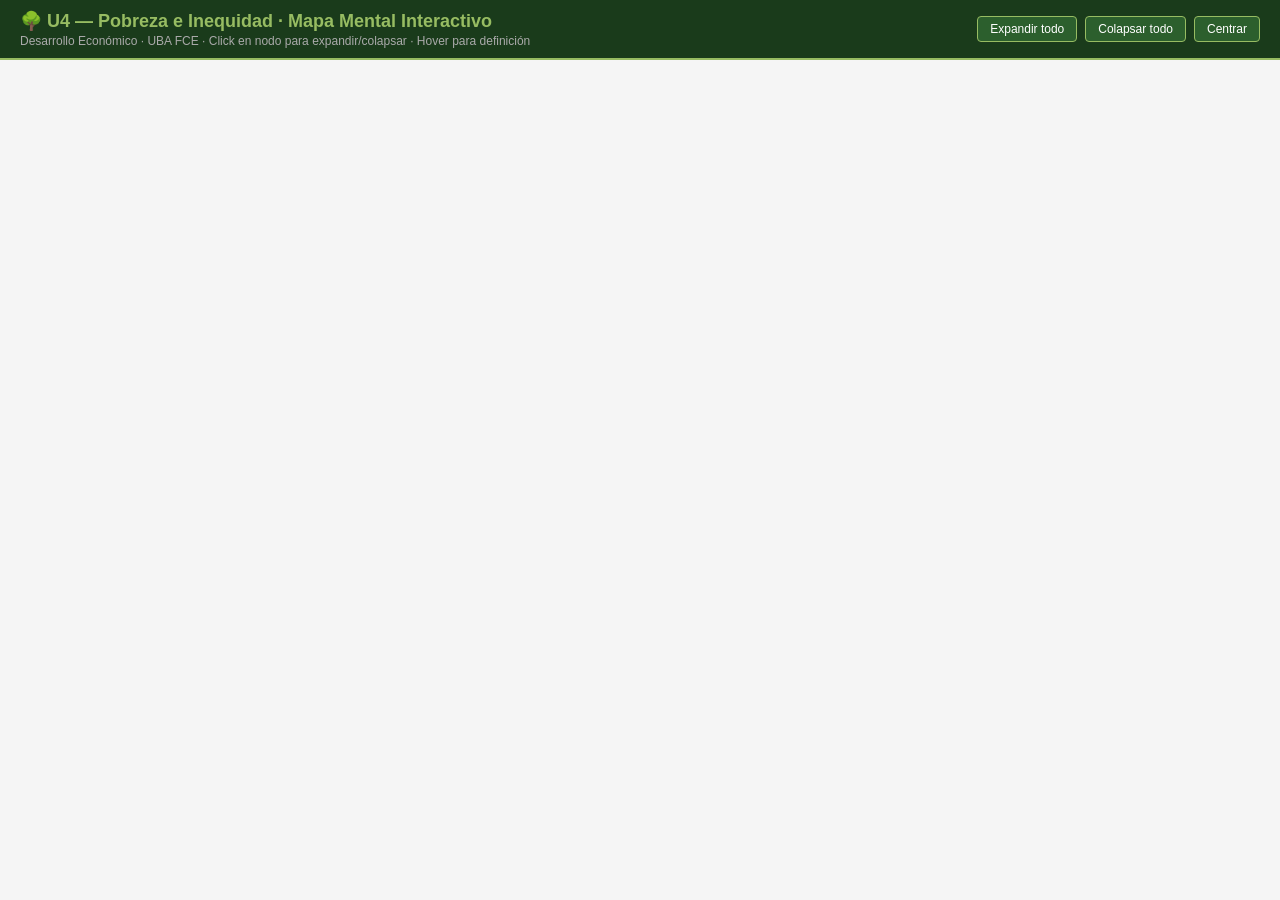
<file: material/Desarrollo_Economico/Mapas_Mentales/U4_Desarrollo_Economico_Mindmap.html>
<!DOCTYPE html>
<html lang="es">
<head>
<meta charset="UTF-8">
<meta name="viewport" content="width=device-width, initial-scale=1.0">
<title>U4 Desarrollo Económico — Mapa Mental</title>
<style>
  * { box-sizing: border-box; margin: 0; padding: 0; }
  body { font-family: 'Segoe UI', sans-serif; background: #1A3B1B; color: #fff; height: 100vh; overflow: hidden; }
  #header { background: #1A3B1B; padding: 10px 20px; display: flex; align-items: center; justify-content: space-between; border-bottom: 2px solid #97BC62; flex-shrink: 0; }
  #header h1 { font-size: 18px; color: #97BC62; }
  #header p { font-size: 12px; color: #aaa; margin-top: 2px; }
  #controls { display: flex; gap: 8px; }
  button { background: #2C5F2D; color: #fff; border: 1px solid #97BC62; padding: 5px 12px; border-radius: 4px; cursor: pointer; font-size: 12px; }
  button:hover { background: #3d7a3e; }
  #mindmap { width: 100%; height: calc(100vh - 60px); overflow: auto; background: #f5f5f5; }
  svg { font-family: 'Segoe UI', sans-serif; }
  .node circle { stroke-width: 2; cursor: pointer; transition: r 0.2s; }
  .node circle:hover { r: calc(r + 3px); }
  .node text { font-size: 12px; cursor: pointer; user-select: none; }
  .link { fill: none; stroke-width: 1.5; opacity: 0.6; }
  .tooltip { position: absolute; background: rgba(26,59,27,0.95); color: #fff; padding: 8px 12px; border-radius: 6px; font-size: 12px; max-width: 300px; pointer-events: none; border: 1px solid #97BC62; z-index: 100; line-height: 1.5; }
</style>
</head>
<body>
<div id="header">
  <div>
    <h1>🌳 U4 — Pobreza e Inequidad · Mapa Mental Interactivo</h1>
    <p>Desarrollo Económico · UBA FCE · Click en nodo para expandir/colapsar · Hover para definición</p>
  </div>
  <div id="controls">
    <button onclick="expandAll()">Expandir todo</button>
    <button onclick="collapseAll()">Colapsar todo</button>
    <button onclick="resetZoom()">Centrar</button>
  </div>
</div>
<div id="mindmap"></div>
<div class="tooltip" id="tooltip" style="display:none"></div>

<script src="https://d3js.org/d3.v7.min.js"></script>
<script>
const data = {
  name: "U4 Desarrollo\nEconómico",
  color: "#2C5F2D",
  textColor: "#fff",
  def: "Unidad 4: Pobreza e Inequidad. Dos grandes bloques: Medición de la pobreza (U4_1) y Desigualdad y Crecimiento (U4_5).",
  children: [
    {
      name: "U4_1\nMedición de\nla Pobreza",
      color: "#2C5F2D",
      textColor: "#fff",
      def: "Metodologías para identificar quiénes son pobres y cuantificar la magnitud del fenómeno.",
      children: [
        {
          name: "2 Etapas",
          color: "#4A7C3F",
          textColor: "#fff",
          def: "Toda medición requiere: (1) Identificación — definir criterio para distinguir pobre de no pobre; (2) Agregación — índice que resume cuántos son y qué tan pobres son.",
          children: [
            { name: "Identificación", color: "#97BC62", textColor: "#1A1A1A", def: "¿Quién es pobre? Se define un umbral (ej.: ingreso < CBT). Es la primera decisión metodológica." },
            { name: "Agregación\n(FGT)", color: "#97BC62", textColor: "#1A1A1A", def: "¿Cuántos y cuán pobres? FGT: α=0 Incidencia (% de pobres), α=1 Brecha (profundidad), α=2 Severidad (desigualdad dentro de los pobres). Foster, Greer & Thorbecke (1983)." }
          ]
        },
        {
          name: "Enfoques",
          color: "#4A7C3F",
          textColor: "#fff",
          def: "Definen qué se entiende por necesidad y cómo se establece el umbral.",
          children: [
            { name: "Absoluto\n(Sen, Rowntree)", color: "#97BC62", textColor: "#1A1A1A", def: "Las necesidades son universales e independientes del nivel de riqueza de los demás. Apropiado para países en desarrollo. Umbral fijo (ej.: mínimo calórico)." },
            { name: "Relativo\n(Townsend 1979)", color: "#97BC62", textColor: "#1A1A1A", def: "Las necesidades surgen de la comparación social. Umbral variable: ej. < 50% del ingreso mediano. Concepto de 'privación relativa'. Apropiado para países desarrollados." }
          ]
        },
        {
          name: "Método Monetario\n(más usado en AR)",
          color: "#4A7C3F",
          textColor: "#fff",
          def: "Indirecto y unidimensional. Mide si el hogar tiene el ingreso necesario, no si lo usó bien.",
          children: [
            { name: "CBA\nLinea de\nIndigencia", color: "#97BC62", textColor: "#1A1A1A", def: "Canasta Básica Alimentaria: ingreso mínimo para cubrir requerimientos calóricos. CBA hogar = valor CBA (adulto equiv.) × N° adultos equiv. Si ingreso < CBA → INDIGENTE." },
            { name: "Coef. de Engel\n→ CBT", color: "#97BC62", textColor: "#1A1A1A", def: "CE = Gasto alimentario / Gasto total. Ley de Engel: a mayor ingreso, menor % en alimentos. CBT = CBA × (1/CE). Si ingreso < CBT → POBRE." },
            { name: "Caso CABA", color: "#97BC62", textColor: "#1A1A1A", def: "CABA define la CBT componente a componente (alquiler, luz, gas, educación, transporte, salud, etc.) en lugar de usar el multiplicador 1/CE del INDEC." }
          ]
        },
        {
          name: "NBI",
          color: "#4A7C3F",
          textColor: "#fff",
          def: "Necesidades Básicas Insatisfechas. Método DIRECTO: evalúa si el hogar accedió efectivamente al bien. Basta UNA privación para ser clasificado como pobre.",
          children: [
            { name: "Hacinamiento", color: "#c8dfa8", textColor: "#1A1A1A", def: "Más de 3 personas por cuarto habitable." },
            { name: "Vivienda\ninadecuada", color: "#c8dfa8", textColor: "#1A1A1A", def: "Materiales precarios en paredes, pisos o techo." },
            { name: "Sin agua\npotable", color: "#c8dfa8", textColor: "#1A1A1A", def: "Abastecimiento inadecuado de agua en el hogar." },
            { name: "Sin servicios\nsanitarios", color: "#c8dfa8", textColor: "#1A1A1A", def: "Carencia de baño o retrete." },
            { name: "Inasistencia\nescolar", color: "#c8dfa8", textColor: "#1A1A1A", def: "Niños en edad escolar que no concurren a la escuela." },
            { name: "Baja cap.\neconómica", color: "#c8dfa8", textColor: "#1A1A1A", def: "Indicador indirecto: bajo nivel educativo y ocupacional del jefe de hogar." }
          ]
        },
        {
          name: "IPM\nAlkire-Foster",
          color: "#4A7C3F",
          textColor: "#fff",
          def: "Índice de Pobreza Multidimensional. Absoluto + Multidimensional. M₀ = H × A (Incidencia × Intensidad). Metodología: elegir dimensiones → indicadores → umbrales → ponderaciones → identificar pobres → calcular H, A, M₀.",
          children: [
            { name: "H = Incidencia", color: "#97BC62", textColor: "#1A1A1A", def: "Proporción de hogares multidimensionalmente pobres (superan el umbral k de privaciones)." },
            { name: "A = Intensidad", color: "#97BC62", textColor: "#1A1A1A", def: "Proporción promedio de dimensiones en que los hogares pobres sufren privaciones." },
            { name: "M₀ = H × A", color: "#97BC62", textColor: "#1A1A1A", def: "Índice síntesis que combina incidencia e intensidad. Muestra cuántos son pobres Y cuán privados están." }
          ]
        },
        {
          name: "Método\nConsensual",
          color: "#4A7C3F",
          textColor: "#fff",
          def: "Relativo + Multidimensional. Universidad de Bristol. La sociedad define las necesidades por consenso (>50% las considera necesarias). Se verifica si la privación es por falta de recursos (no por elección). Townsend (1979): umbral entre 2 y 4 privaciones."
        }
      ]
    },
    {
      name: "U4_5\nDesigualdad y\nCrecimiento",
      color: "#97BC62",
      textColor: "#1A1A1A",
      def: "Teorías de justicia, tipos de desigualdad, vínculos con el crecimiento y políticas redistributivas.",
      children: [
        {
          name: "Justicia Social\n(teorías)",
          color: "#6E932F",
          textColor: "#fff",
          def: "Evalúan cómo se organizan las instituciones para repartir costos y beneficios sociales.",
          children: [
            { name: "Convencionalismo", color: "#97BC62", textColor: "#1A1A1A", def: "La justicia es lo que la sociedad acuerda según sus tradiciones. Crítica: puede justificar prácticas injustas (esclavitud, discriminación)." },
            { name: "Utilitarismo\n(Teleología)", color: "#97BC62", textColor: "#1A1A1A", def: "Maximizar la utilidad o felicidad total. Crítica: puede sacrificar a una minoría; no funciona en sociedades plurales sin un 'bien' compartido." },
            { name: "Rawls\n(Maximin)", color: "#97BC62", textColor: "#1A1A1A", def: "Velo de ignorancia: las reglas son justas si las elegiríamos sin saber en qué posición naceremos. Principio de diferencia: las desigualdades solo son aceptables si benefician al más desaventajado." },
            { name: "Sen 1979\n¿Igualdad de qué?", color: "#97BC62", textColor: "#1A1A1A", def: "Enfoque de Capacidades: la igualdad no debe medirse en recursos sino en lo que cada persona puede hacer y ser. Factores de conversión: el mismo ingreso genera distintas capacidades según la persona." }
          ]
        },
        {
          name: "Tipos de\nDesigualdad",
          color: "#6E932F",
          textColor: "#fff",
          def: "La desigualdad tiene múltiples dimensiones que no se reducen a ingresos.",
          children: [
            { name: "Vertical", color: "#97BC62", textColor: "#1A1A1A", def: "Jerarquía de ingresos: distancia entre quienes están arriba y abajo en la distribución. Medida por el Coeficiente de Gini." },
            { name: "Horizontal", color: "#97BC62", textColor: "#1A1A1A", def: "Diferencias sistemáticas entre grupos (etnia, género, religión). Ej: pueblos indígenas con mayor pobreza estructural por pertenencia grupal." },
            { name: "Distributiva", color: "#97BC62", textColor: "#1A1A1A", def: "¿Quién tiene qué? Enfoque material: cómo se reparten recursos y oportunidades." },
            { name: "Relacional", color: "#97BC62", textColor: "#1A1A1A", def: "¿Cómo se tratan? Dominación, discriminación, falta de reconocimiento del igual valor moral. Injusticia de trato independiente del ingreso." },
            { name: "Personal\nvs. Funcional", color: "#97BC62", textColor: "#1A1A1A", def: "Personal: cuánto llega a cada hogar (Gini). Funcional: cómo se reparte el PBI entre trabajo y capital. Si el capital gana más del PBI, empeora la distribución personal." }
          ]
        },
        {
          name: "Curva de\nKuznets",
          color: "#6E932F",
          textColor: "#fff",
          def: "Hipótesis (1955): con el desarrollo, la desigualdad describe una U invertida: primero sube, luego baja. Mecanismo: sector moderno atrae trabajadores rurales → brecha inicial → luego 'efecto derrame'. Evidencia empírica: NO se cumple automáticamente en PED.",
          children: [
            { name: "Cambios\ndesiguales", color: "#97BC62", textColor: "#1A1A1A", def: "Fase inicial: sector moderno paga más → brecha entre sectores crece." },
            { name: "Cambios\ncompensatorios", color: "#97BC62", textColor: "#1A1A1A", def: "Fase tardía: sector tradicional se achica, salarios rurales suben por escasez → efecto derrame. No ocurre en PED: los rurales no tienen el capital humano requerido." }
          ]
        },
        {
          name: "8 Canales\nDesigualdad↔Crecimiento",
          color: "#6E932F",
          textColor: "#fff",
          def: "La desigualdad y el crecimiento se afectan mutuamente a través de 8 mecanismos identificados en la literatura.",
          children: [
            { name: "1. Nivel de desarrollo\n(Kuznets)", color: "#c8dfa8", textColor: "#1A1A1A", def: "La modernización productiva genera desigualdad transitoria (U invertida). No automático en PED." },
            { name: "2. Sesgo\ntecnológico", color: "#c8dfa8", textColor: "#1A1A1A", def: "Tecnología favorece al trabajo calificado. Sube demanda y salarios de calificados, baja los de no calificados → amplía brecha estructuralmente." },
            { name: "3. Inestabilidad\nsocial", color: "#c8dfa8", textColor: "#1A1A1A", def: "Alta desigualdad → conflictos → incertidumbre → desalienta inversión privada → menos crecimiento." },
            { name: "4. Economía\npolítica", color: "#c8dfa8", textColor: "#1A1A1A", def: "Votante mediano presiona por redistribución → impuestos al capital → desincentiva inversión e innovación. Élites usan lobby para bloquear reformas." },
            { name: "5. Crédito\nimperfecto", color: "#c8dfa8", textColor: "#1A1A1A", def: "Información asimétrica + sin garantías → bancos no prestan a pobres → no pueden invertir en educación ni emprendimientos → frena productividad." },
            { name: "6. Ahorros", color: "#c8dfa8", textColor: "#1A1A1A", def: "Ricos ahorran más. Redistribuir a pobres (que gastan en subsistencia) baja ahorro nacional → baja inversión → baja crecimiento. (En países de ingreso medio el efecto puede invertirse.)" },
            { name: "7. Instituciones", color: "#c8dfa8", textColor: "#1A1A1A", def: "Concentración económica → captura del Estado por élites → políticas ineficientes → mala calidad institucional → perpetúa bajo crecimiento." },
            { name: "8. Fertilidad", color: "#c8dfa8", textColor: "#1A1A1A", def: "Hogares pobres: más hijos, menos inversión por hijo → fuerza laboral de bajo capital humano → limita productividad estructural." }
          ]
        },
        {
          name: "América Latina",
          color: "#6E932F",
          textColor: "#fff",
          def: "Región más desigual del mundo. Problema: acumulación excesiva en la cúspide, no pobreza masiva extrema.",
          children: [
            { name: "Mejora 2000s\n(Beccaria)", color: "#97BC62", textColor: "#1A1A1A", def: "Reducción del Gini por: boom de commodities + empleo formal + sindicalización + suba salario mínimo + reducción brecha calificado/no calificado." },
            { name: "Freno 2008\nReversión 2014", color: "#97BC62", textColor: "#1A1A1A", def: "Caída de materias primas + baja dinámica laboral. Demostró que la mejora fue coyuntural, no estructural. El efecto derrame de Kuznets no operó." },
            { name: "CEPAL 2025", color: "#97BC62", textColor: "#1A1A1A", def: "Pobreza de ingresos en mínimo desde 1990. Desigualdad sigue estancada. 80% percibe distribución como injusta. 70% apoya redistribución estatal." }
          ]
        },
        {
          name: "3 Tipos de\nPolíticas",
          color: "#6E932F",
          textColor: "#fff",
          def: "Las políticas para reducir la desigualdad pueden actuar antes, durante o después del mercado.",
          children: [
            { name: "1. Pre-distributivas\n(antes del mercado)", color: "#97BC62", textColor: "#1A1A1A", def: "Igualan el punto de partida antes de que opere el mercado. Ej: educación temprana, salud materno-infantil, estimulación en primera infancia. Base: Rawls y Sen." },
            { name: "2. Intervención\nen mercados", color: "#97BC62", textColor: "#1A1A1A", def: "Regulan abusos durante el funcionamiento del mercado. Ej: salario mínimo, fomento sindical, leyes antimonopolio, subsidios al transporte." },
            { name: "3. Redistributivas\n(después del mercado)", color: "#97BC62", textColor: "#1A1A1A", def: "Extraen recursos de ricos para darlos a vulnerables. Ej: impuestos progresivos, transferencias condicionadas, seguro de desempleo. Insuficientes en PED por baja recaudación." }
          ]
        }
      ]
    }
  ]
};

const tooltip = document.getElementById('tooltip');
let svg, g, zoom, root;

function init() {
  const container = document.getElementById('mindmap');
  const W = container.clientWidth;
  const H = container.clientHeight;

  svg = d3.select('#mindmap').append('svg')
    .attr('width', W).attr('height', H);

  zoom = d3.zoom()
    .scaleExtent([0.15, 3])
    .on('zoom', (e) => g.attr('transform', e.transform));

  svg.call(zoom);
  g = svg.append('g').attr('transform', `translate(${W/2},${H/2})`);

  root = d3.hierarchy(data);
  root.x0 = 0; root.y0 = 0;

  root.descendants().forEach(d => {
    if (d.depth > 1) {
      d._children = d.children;
      d.children = null;
    }
  });

  update(root);
}

function update(source) {
  const treeLayout = d3.tree().nodeSize([55, 220]);
  treeLayout(root);

  const duration = 400;
  const nodes = root.descendants();
  const links = root.links();

  const link = g.selectAll('.link')
    .data(links, d => d.target.data.name);

  const linkEnter = link.enter().append('path')
    .attr('class', 'link')
    .attr('stroke', d => d.source.data.color || '#97BC62')
    .attr('d', d3.linkHorizontal()
      .x(d => source.y0 || 0)
      .y(d => source.x0 || 0));

  linkEnter.merge(link)
    .transition().duration(duration)
    .attr('d', d3.linkHorizontal()
      .x(d => d.y)
      .y(d => d.x));

  link.exit().transition().duration(duration)
    .attr('d', d3.linkHorizontal()
      .x(d => source.y)
      .y(d => source.x))
    .remove();

  const node = g.selectAll('.node')
    .data(nodes, d => d.data.name);

  const nodeEnter = node.enter().append('g')
    .attr('class', 'node')
    .attr('transform', d => `translate(${source.y0||0},${source.x0||0})`)
    .on('click', (e, d) => { toggle(d); update(d); })
    .on('mouseover', (e, d) => showTip(e, d))
    .on('mousemove', (e) => moveTip(e))
    .on('mouseout', hideTip);

  const nodeSize = d => d.depth === 0 ? 28 : d.depth === 1 ? 20 : d.depth === 2 ? 16 : 12;

  nodeEnter.append('circle')
    .attr('r', d => nodeSize(d))
    .attr('fill', d => d.data.color || '#97BC62')
    .attr('stroke', d => d._children ? '#fff' : 'none')
    .attr('stroke-width', 2);

  nodeEnter.each(function(d) {
    const lines = d.data.name.split('\n');
    const el = d3.select(this);
    const r = nodeSize(d);
    lines.forEach((line, i) => {
      el.append('text')
        .attr('x', 0)
        .attr('y', (i - (lines.length-1)/2) * 14)
        .attr('text-anchor', 'middle')
        .attr('dominant-baseline', 'middle')
        .attr('fill', d.data.textColor || '#fff')
        .attr('font-size', d.depth === 0 ? '13px' : d.depth === 1 ? '11px' : '10px')
        .attr('font-weight', d.depth <= 1 ? 'bold' : 'normal')
        .attr('pointer-events', 'none')
        .text(line);
    });
    if (d._children) {
      el.append('text')
        .attr('x', r + 4).attr('y', 0)
        .attr('dominant-baseline', 'middle')
        .attr('fill', '#97BC62').attr('font-size', '12px')
        .attr('pointer-events', 'none')
        .text('+');
    }
  });

  const nodeMerge = nodeEnter.merge(node);
  nodeMerge.transition().duration(duration)
    .attr('transform', d => `translate(${d.y},${d.x})`);

  nodeMerge.select('circle')
    .attr('fill', d => d.data.color || '#97BC62')
    .attr('stroke', d => d._children ? '#fff' : 'none');

  node.exit().transition().duration(duration)
    .attr('transform', d => `translate(${source.y},${source.x})`)
    .remove();

  nodes.forEach(d => { d.x0 = d.x; d.y0 = d.y; });
}

function toggle(d) {
  if (d.children) {
    d._children = d.children;
    d.children = null;
  } else {
    d.children = d._children;
    d._children = null;
  }
}

function showTip(e, d) {
  if (!d.data.def) return;
  tooltip.style.display = 'block';
  tooltip.innerHTML = `<strong>${d.data.name.replace(/\n/g,' ')}</strong><br><br>${d.data.def}`;
  moveTip(e);
}
function moveTip(e) {
  let x = e.clientX + 15, y = e.clientY - 10;
  if (x + 310 > window.innerWidth) x = e.clientX - 320;
  tooltip.style.left = x + 'px';
  tooltip.style.top = y + 'px';
}
function hideTip() { tooltip.style.display = 'none'; }

function expandAll() {
  root.descendants().forEach(d => {
    if (d._children) { d.children = d._children; d._children = null; }
  });
  update(root);
}

function collapseAll() {
  root.descendants().forEach(d => {
    if (d.depth > 1 && d.children) { d._children = d.children; d.children = null; }
  });
  update(root);
}

function resetZoom() {
  svg.transition().duration(500)
    .call(zoom.transform, d3.zoomIdentity.translate(svg.attr('width')/2, svg.attr('height')/2).scale(0.7));
}

window.addEventListener('load', init);
window.addEventListener('resize', () => {
  const c = document.getElementById('mindmap');
  d3.select('#mindmap svg').attr('width', c.clientWidth).attr('height', c.clientHeight);
});
</script>
</body>
</html>
</file>
<file: assets/css/global.css>
/* StudyES — sistema de diseño global */

*, *::before, *::after {
  box-sizing: border-box;
  margin: 0;
  padding: 0;
}

:root {
  --bg:          #F0F0DB;
  --surface:     #FAFAF2;
  --text:        #30364F;
  --muted:       #6B7A8D;
  --ok:          #5C7A5E;
  --border:      rgba(48, 54, 79, 0.10);
  --shadow:      0 2px 12px rgba(48, 54, 79, 0.10);
  --radius-card: 8px;
  --radius-btn:  4px;
}

html {
  -webkit-text-size-adjust: 100%;
}

body {
  font-family: 'Jost', system-ui, -apple-system, sans-serif;
  font-weight: 400;
  background: var(--bg);
  color: var(--text);
  line-height: 1.6;
  min-height: 100vh;
}

a {
  color: inherit;
  text-decoration: none;
}

.page {
  max-width: 940px;
  margin: 0 auto;
  padding: 3.5rem 1.75rem 5rem;
}
</file>
<file: assets/css/components.css>
/* StudyES — componentes */

/* ── Header ──────────────────────────────────── */
.site-header {
  margin-bottom: 3rem;
}

.site-title {
  font-size: 3rem;
  font-weight: 700;
  color: var(--text);
  letter-spacing: 0.15em;
  line-height: 1.1;
}

.site-date {
  margin-top: 0.4rem;
  font-size: 1rem;
  font-weight: 300;
  color: var(--muted);
  letter-spacing: 0.02em;
}

/* ── Grid de materias ────────────────────────── */
.materia-grid {
  display: grid;
  grid-template-columns: repeat(auto-fill, minmax(400px, 1fr));
  gap: 1.5rem;
}

@media (max-width: 500px) {
  .materia-grid {
    grid-template-columns: 1fr;
  }
}

/* ── Card ────────────────────────────────────── */
.materia-card {
  background: var(--surface);
  border-radius: var(--radius-card);
  border-left: 3px solid var(--c, #30364F);
  box-shadow: var(--shadow);
  padding: 1.5rem 1.5rem 1.25rem;
  display: flex;
  flex-direction: column;
  gap: 0.9rem;
  transition: box-shadow 200ms ease, transform 200ms ease;
}

.materia-card:hover {
  box-shadow: 0 8px 28px var(--g, rgba(48,54,79,0.15)), var(--shadow);
  transform: translateY(-1px);
}

/* ── Card top (nombre + badge) ───────────────── */
.card-top {
  display: flex;
  align-items: center;
  justify-content: space-between;
  gap: 1rem;
  flex-wrap: wrap;
}

.card-nombre {
  font-size: 0.85rem;
  font-weight: 600;
  letter-spacing: 0.1em;
  color: var(--c, #30364F);
}

/* ── Badges ──────────────────────────────────── */
.badge {
  display: inline-block;
  padding: 0.2rem 0.65rem;
  border-radius: 20px;
  font-size: 0.75rem;
  font-weight: 500;
  white-space: nowrap;
  border: 1px solid transparent;
}

.badge-ok {
  background: rgba(92, 122, 94, 0.10);
  color: var(--ok);
  border-color: rgba(92, 122, 94, 0.25);
}

/* badge-due gets inline style for materia color */
.badge-due {
  font-weight: 600;
}

/* ── Descripción ─────────────────────────────── */
.card-desc {
  font-size: 0.875rem;
  font-weight: 400;
  color: var(--muted);
  line-height: 1.5;
}

/* ── Barra de progreso ───────────────────────── */
.card-progress {
  display: flex;
  flex-direction: column;
  gap: 0.35rem;
}

.progress-track {
  height: 5px;
  background: var(--border);
  border-radius: 99px;
  overflow: hidden;
}

.progress-fill {
  height: 100%;
  border-radius: 99px;
  transition: width 0.4s ease;
}

.progress-label {
  font-size: 0.75rem;
  font-weight: 400;
  color: var(--muted);
}

/* ── Card bottom (racha + botón + CPD) ──────── */
.card-bottom {
  display: flex;
  flex-direction: column;
  gap: 0.4rem;
  margin-top: 0.25rem;
}

.card-bottom-row {
  display: flex;
  align-items: center;
  justify-content: space-between;
  gap: 1rem;
}

.card-racha {
  font-size: 0.8rem;
  font-weight: 400;
  color: var(--muted);
}

/* ── Botón ESTUDIAR HOY ──────────────────────── */
.btn-estudiar {
  display: inline-block;
  padding: 0.4rem 1.1rem;
  background: var(--c, #30364F);
  color: #fff;
  font-family: 'Jost', sans-serif;
  font-size: 0.75rem;
  font-weight: 600;
  letter-spacing: 0.08em;
  border-radius: var(--radius-btn);
  border: none;
  cursor: pointer;
  transition: opacity 150ms ease;
}

.btn-estudiar:hover {
  opacity: 0.85;
}

/* ── Selector CPD (cards por día) ────────────── */
.card-cpd {
  display: flex;
  align-items: center;
  gap: 0.5rem;
}

.cpd-label {
  font-size: 0.72rem;
  color: var(--muted);
  font-weight: 400;
}

.cpd-btns {
  display: flex;
  gap: 0.25rem;
}

.cpd-btns .btn-prior-manual {
  font-size: 0.78rem;
  font-weight: 500;
  min-width: 1.8rem;
  text-align: center;
  color: var(--text);
}

/* ── Indicador de sincronización (header) ────── */
.sync-indicator {
  font-size: 0.72rem;
  font-weight: 400;
  color: var(--muted);
  margin-top: 0.15rem;
  opacity: 0;
  transition: opacity 400ms;
}

.sync-indicator[data-state="syncing"],
.sync-indicator[data-state="synced"],
.sync-indicator[data-state="pending"] {
  opacity: 1;
}

.sync-indicator[data-state="pending"] {
  color: #8B7355;
}

/* ── Estado vacío ────────────────────────────── */
.empty-state {
  text-align: center;
  padding: 4rem 2rem;
  color: var(--muted);
  font-weight: 300;
  font-size: 1rem;
}

/* ════════════════════════════════════════════════
   DASHBOARD
   ════════════════════════════════════════════════ */

/* ── Header del dashboard ────────────────────── */
.dash-header {
  margin-bottom: 2rem;
}

.dash-header-top {
  display: flex;
  justify-content: space-between;
  align-items: center;
  margin-bottom: 0.6rem;
}

.back-link {
  font-size: 0.78rem;
  font-weight: 500;
  letter-spacing: 0.06em;
  color: var(--muted);
  transition: color 150ms;
}
.back-link:hover { color: var(--text); }

.dash-title {
  font-size: 1.75rem;
  font-weight: 700;
  letter-spacing: 0.08em;
  color: var(--c, #30364F);
  line-height: 1.1;
}

/* ── Tabs ────────────────────────────────────── */
.tabs-nav {
  display: flex;
  border-bottom: 1px solid var(--border);
  margin-bottom: 2rem;
  gap: 0;
}

.tab-btn {
  background: none;
  border: none;
  border-bottom: 2px solid transparent;
  padding: 0.7rem 1.25rem;
  font-family: 'Jost', sans-serif;
  font-size: 0.78rem;
  font-weight: 500;
  letter-spacing: 0.1em;
  color: var(--muted);
  cursor: pointer;
  margin-bottom: -1px;
  transition: color 150ms, border-color 150ms;
}
.tab-btn:hover { color: var(--text); }
.tab-btn.active {
  color: var(--c, #30364F);
  border-bottom-color: var(--c, #30364F);
}

/* ── Paneles de tabs ─────────────────────────── */
.tab-panel          { display: none; }
.tab-panel.active   { display: block; }

/* ── Tab HOY ─────────────────────────────────── */
.hoy-empty {
  text-align: center;
  padding: 3.5rem 2rem;
  color: var(--ok);
  font-size: 1rem;
  font-weight: 300;
}

.hoy-header {
  display: flex;
  justify-content: space-between;
  align-items: center;
  margin-bottom: 1.25rem;
  flex-wrap: wrap;
  gap: 0.75rem;
}

.hoy-count {
  font-size: 0.85rem;
  color: var(--muted);
  font-weight: 400;
}

.btn-iniciar {
  display: inline-block;
  padding: 0.5rem 1.5rem;
  background: var(--c, #30364F);
  color: #fff;
  font-family: 'Jost', sans-serif;
  font-size: 0.78rem;
  font-weight: 600;
  letter-spacing: 0.08em;
  border-radius: var(--radius-btn);
  transition: opacity 150ms;
}
.btn-iniciar:hover { opacity: 0.85; }

.hoy-list {
  list-style: none;
  display: flex;
  flex-direction: column;
  gap: 0.5rem;
}

.hoy-item {
  background: var(--surface);
  border-radius: var(--radius-card);
  border-left: 3px solid var(--c, #30364F);
  padding: 0.85rem 1rem;
  display: grid;
  grid-template-columns: 150px 1fr auto;
  align-items: center;
  gap: 0.75rem;
  box-shadow: var(--shadow);
}

.hoy-item-tema {
  font-size: 0.7rem;
  font-weight: 600;
  letter-spacing: 0.07em;
  color: var(--c, #30364F);
  text-transform: uppercase;
  overflow: hidden;
  text-overflow: ellipsis;
  white-space: nowrap;
}

.hoy-item-frente {
  font-size: 0.875rem;
  color: var(--text);
  overflow: hidden;
  text-overflow: ellipsis;
  white-space: nowrap;
}

.hoy-item-estado {
  font-size: 0.72rem;
  font-weight: 600;
  letter-spacing: 0.04em;
  padding: 0.15rem 0.5rem;
  border-radius: 4px;
  white-space: nowrap;
}
.estado-nueva    { background: rgba(158,168,184,0.15); color: #9EA8B8; }
.estado-repasar  { background: rgba(var(--c-vals, 48,54,79), 0.08); color: var(--c, #30364F); }
.estado-debil    { background: rgba(192,96,74,0.12); color: #C0604A; }

/* ── Tab TEMAS ───────────────────────────────── */
.temas-list {
  list-style: none;
  display: flex;
  flex-direction: column;
  gap: 0.5rem;
}

.tema-item {
  background: var(--surface);
  border-radius: var(--radius-card);
  padding: 1rem 1.25rem;
  display: flex;
  align-items: center;
  gap: 0.75rem;
  box-shadow: var(--shadow);
}

.tema-icono {
  font-size: 1rem;
  width: 1.2rem;
  text-align: center;
  flex-shrink: 0;
}

.tema-nombre {
  flex: 1;
  font-size: 0.875rem;
  font-weight: 500;
  color: var(--text);
}

.tema-total {
  font-size: 0.75rem;
  color: var(--muted);
  margin-right: 0.5rem;
}

.tema-estado-badge {
  font-size: 0.7rem;
  font-weight: 600;
  letter-spacing: 0.04em;
  padding: 0.2rem 0.55rem;
  border-radius: 4px;
}

/* ── Tab MATERIAL ────────────────────────────── */
.material-empty {
  text-align: center;
  padding: 3.5rem 2rem;
  color: var(--muted);
  font-weight: 300;
}

.material-loading {
  color: var(--muted);
  font-size: 0.875rem;
  font-weight: 300;
  padding: 1rem 0;
}

.material-grupo {
  margin-bottom: 2rem;
}

.material-grupo-titulo {
  font-size: 0.72rem;
  font-weight: 600;
  letter-spacing: 0.1em;
  color: var(--muted);
  text-transform: uppercase;
  padding-bottom: 0.5rem;
  border-bottom: 1px solid var(--border);
  margin-bottom: 0.75rem;
}

.material-list {
  list-style: none;
  display: flex;
  flex-direction: column;
  gap: 0.4rem;
}

.material-item {
  background: var(--surface);
  border-radius: var(--radius-card);
  padding: 0.7rem 1rem;
  display: flex;
  align-items: center;
  gap: 0.75rem;
  box-shadow: var(--shadow);
}

.mat-tipo {
  font-size: 0.68rem;
  font-weight: 700;
  letter-spacing: 0.04em;
  padding: 0.15rem 0.4rem;
  border-radius: 3px;
  min-width: 40px;
  text-align: center;
  flex-shrink: 0;
}
.mat-tipo.pdf  { background: #FDECEA; color: #C0604A; }
.mat-tipo.docx,
.mat-tipo.doc  { background: #E8F0FE; color: #1967D2; }
.mat-tipo.pptx,
.mat-tipo.ppt  { background: #FEF3E2; color: #C07820; }
.mat-tipo.xlsx { background: #E6F4EA; color: #2E7D32; }
.mat-tipo.otro { background: var(--border); color: var(--muted); }

.mat-nombre {
  flex: 1;
  font-size: 0.875rem;
  color: var(--text);
  overflow: hidden;
  text-overflow: ellipsis;
  white-space: nowrap;
}

.btn-abrir {
  font-family: 'Jost', sans-serif;
  font-size: 0.7rem;
  font-weight: 600;
  letter-spacing: 0.06em;
  color: var(--c, #30364F);
  background: none;
  border: 1px solid var(--c, #30364F);
  border-radius: var(--radius-btn);
  padding: 0.25rem 0.65rem;
  cursor: pointer;
  text-decoration: none;
  transition: background 150ms, color 150ms;
  white-space: nowrap;
  flex-shrink: 0;
}
.btn-abrir:hover {
  background: var(--c, #30364F);
  color: #fff;
}

/* ── Tab AGREGAR ─────────────────────────────── */
.agregar-form {
  background: var(--surface);
  border-radius: var(--radius-card);
  padding: 1.75rem;
  box-shadow: var(--shadow);
  max-width: 560px;
}

.form-group { margin-bottom: 1.25rem; }

.form-label {
  display: block;
  font-size: 0.72rem;
  font-weight: 600;
  letter-spacing: 0.08em;
  color: var(--muted);
  text-transform: uppercase;
  margin-bottom: 0.4rem;
}

.form-req { color: #C0604A; }

.form-input,
.form-textarea {
  width: 100%;
  font-family: 'Jost', sans-serif;
  font-size: 0.9rem;
  font-weight: 400;
  color: var(--text);
  background: var(--bg);
  border: 1px solid var(--border);
  border-radius: var(--radius-btn);
  padding: 0.6rem 0.75rem;
  outline: none;
  transition: border-color 150ms;
  resize: vertical;
  line-height: 1.5;
}
.form-input:focus,
.form-textarea:focus {
  border-color: var(--c, #30364F);
}
.form-textarea { min-height: 80px; }

.form-hint {
  font-size: 0.73rem;
  color: var(--muted);
  margin-top: 0.25rem;
}

.btn-agregar {
  display: inline-block;
  padding: 0.6rem 1.75rem;
  background: var(--c, #30364F);
  color: #fff;
  font-family: 'Jost', sans-serif;
  font-size: 0.78rem;
  font-weight: 600;
  letter-spacing: 0.08em;
  border: none;
  border-radius: var(--radius-btn);
  cursor: pointer;
  transition: opacity 150ms;
}
.btn-agregar:hover { opacity: 0.85; }

.form-feedback {
  margin-top: 0.85rem;
  font-size: 0.875rem;
  font-weight: 500;
  color: var(--ok);
  min-height: 1.4rem;
}
.form-feedback.error { color: #C0604A; }

/* ════════════════════════════════════════════════
   SESIÓN DE FLASHCARDS
   ════════════════════════════════════════════════ */

/* ── Progreso de sesión ──────────────────────── */
.session-header {
  margin-bottom: 2rem;
}

.session-progress-info {
  display: flex;
  justify-content: space-between;
  align-items: center;
  margin-bottom: 0.5rem;
}

.progress-text {
  font-size: 0.85rem;
  font-weight: 500;
  color: var(--muted);
}

.progress-materia {
  font-size: 0.75rem;
  font-weight: 600;
  letter-spacing: 0.08em;
  color: var(--c, #30364F);
}

.session-progress-track {
  height: 4px;
  background: var(--border);
  border-radius: 99px;
  overflow: hidden;
}

.session-progress-fill {
  height: 100%;
  background: var(--c, #30364F);
  border-radius: 99px;
  transition: width 0.35s ease;
}

/* ── Card flip ───────────────────────────────── */
.card-scene {
  perspective: 1000px;
  max-width: 600px;
  margin: 0 auto 1.75rem;
  cursor: pointer;
  user-select: none;
  height: 340px;
}

.card-inner {
  position: relative;
  width: 100%;
  height: 100%;
  transform-style: preserve-3d;
  transition: transform 0.4s ease;
}

.card-inner.flipped {
  transform: rotateY(180deg);
}

.card-face {
  position: absolute;
  inset: 0;
  backface-visibility: hidden;
  -webkit-backface-visibility: hidden;
  border-radius: 12px;
  display: flex;
  flex-direction: column;
  align-items: center;
  justify-content: center;
  padding: 2rem 2.5rem;
  box-shadow: 0 4px 20px rgba(48, 54, 79, 0.12);
  text-align: center;
  overflow-y: auto;
}

.card-front {
  background: #E1D9BC;
  gap: 1rem;
}

.card-back {
  background: #FAFAF2;
  transform: rotateY(180deg);
  justify-content: flex-start;
  padding-top: 1.75rem;
  gap: 1rem;
  text-align: left;
  align-items: flex-start;
}

.card-tema-label {
  font-size: 0.72rem;
  font-weight: 500;
  letter-spacing: 0.15em;
  color: #6B7A8D;
  text-transform: uppercase;
  flex-shrink: 0;
}

.card-frente-text {
  font-size: 1.5rem;
  font-weight: 600;
  color: #30364F;
  line-height: 1.35;
  flex: 1;
  display: flex;
  align-items: center;
}

.card-hint {
  font-size: 0.75rem;
  color: #ACBAC4;
  flex-shrink: 0;
}

.card-reverso-text {
  font-size: 1.05rem;
  font-weight: 400;
  color: #30364F;
  line-height: 1.65;
  flex: 1;
}

/* ── Botones de calificación ─────────────────── */
.calificacion-btns {
  display: flex;
  gap: 0.75rem;
  max-width: 600px;
  margin: 0 auto;
  opacity: 0;
  transform: translateY(8px);
  transition: opacity 0.3s ease, transform 0.3s ease;
  pointer-events: none;
}

.calificacion-btns.visible {
  opacity: 1;
  transform: translateY(0);
  pointer-events: auto;
}

.btn-cal {
  flex: 1;
  padding: 0.75rem 0.5rem;
  font-family: 'Jost', sans-serif;
  font-size: 0.72rem;
  font-weight: 600;
  letter-spacing: 0.08em;
  text-transform: uppercase;
  color: #fff;
  border: none;
  border-radius: 4px;
  cursor: pointer;
  transition: opacity 150ms, transform 100ms;
}
.btn-cal:hover   { opacity: 0.88; }
.btn-cal:active  { transform: scale(0.97); }
.btn-cal:disabled { opacity: 0.4; cursor: default; }
.btn-cal.mal        { background: #B85C38; }
.btn-cal.dificultad { background: #8B7355; }
.btn-cal.bien       { background: #5C7A5E; }

/* ── Estado vacío sesión ─────────────────────── */
.session-empty {
  text-align: center;
  padding: 4rem 2rem;
}

.session-empty p {
  color: var(--muted);
  font-size: 1rem;
  font-weight: 300;
  margin-bottom: 1.5rem;
}

/* ── Pantalla de resumen ─────────────────────── */
.summary-wrap {
  max-width: 600px;
  margin: 0 auto;
  text-align: center;
}

.summary-titulo {
  font-size: 1.75rem;
  font-weight: 700;
  letter-spacing: 0.08em;
  color: var(--c, #30364F);
  margin-bottom: 2.25rem;
}

.summary-stats {
  display: grid;
  grid-template-columns: repeat(2, 1fr);
  gap: 1rem;
  margin-bottom: 1.5rem;
  text-align: center;
}

.stat-card {
  background: var(--surface);
  border-radius: var(--radius-card);
  padding: 1.25rem 1rem;
  box-shadow: var(--shadow);
}

.stat-value {
  font-size: 2.25rem;
  font-weight: 700;
  line-height: 1;
  margin-bottom: 0.3rem;
}

.stat-label {
  font-size: 0.7rem;
  font-weight: 600;
  letter-spacing: 0.08em;
  color: var(--muted);
  text-transform: uppercase;
}

.proxima-sesion {
  background: var(--surface);
  border-radius: var(--radius-card);
  padding: 1rem 1.5rem;
  box-shadow: var(--shadow);
  font-size: 0.875rem;
  color: var(--muted);
  margin-bottom: 2rem;
}

.proxima-sesion strong {
  color: var(--text);
  font-weight: 600;
}

.summary-btns {
  display: flex;
  gap: 0.75rem;
  justify-content: center;
  flex-wrap: wrap;
}

.btn-summary-sec {
  padding: 0.6rem 1.5rem;
  font-family: 'Jost', sans-serif;
  font-size: 0.78rem;
  font-weight: 600;
  letter-spacing: 0.08em;
  color: var(--c, #30364F);
  background: none;
  border: 1.5px solid var(--c, #30364F);
  border-radius: 4px;
  text-decoration: none;
  transition: background 150ms, color 150ms;
}
.btn-summary-sec:hover {
  background: var(--c, #30364F);
  color: #fff;
}

.btn-summary-pri {
  padding: 0.6rem 1.5rem;
  font-family: 'Jost', sans-serif;
  font-size: 0.78rem;
  font-weight: 600;
  letter-spacing: 0.08em;
  color: #fff;
  background: var(--c, #30364F);
  border: none;
  border-radius: 4px;
  text-decoration: none;
  transition: opacity 150ms;
}
.btn-summary-pri:hover { opacity: 0.85; }

/* ════════════════════════════════════════════════
   CARD INDEX — AJUSTES (parcial + guías)
   ════════════════════════════════════════════════ */

.card-separator {
  border: none;
  border-top: 1px solid var(--border);
  margin: 0;
}

.card-parcial {
  font-size: 0.8rem;
  font-weight: 400;
}

.card-guia-progress {
  display: flex;
  flex-direction: column;
  gap: 0.35rem;
}

/* ════════════════════════════════════════════════
   TAB GUÍA PRÁCTICA
   ════════════════════════════════════════════════ */

.guia-item {
  background: var(--surface);
  border-radius: var(--radius-card);
  box-shadow: var(--shadow);
  margin-bottom: 0.75rem;
  overflow: hidden;
}

.guia-header {
  display: flex;
  align-items: center;
  justify-content: space-between;
  padding: 0.9rem 1.1rem;
  cursor: pointer;
  user-select: none;
  transition: background 120ms;
}
.guia-header:hover { background: rgba(48,54,79,0.04); }

.guia-header-left {
  display: flex;
  align-items: center;
  gap: 0.6rem;
}

.guia-chevron {
  font-size: 0.65rem;
  color: var(--muted);
  transition: transform 200ms ease;
  display: inline-block;
}
.guia-chevron.open { transform: rotate(90deg); }

.guia-nombre {
  font-size: 0.8rem;
  font-weight: 600;
  letter-spacing: 0.08em;
  color: var(--text);
}

.guia-counter {
  font-size: 0.75rem;
  font-weight: 500;
  color: var(--muted);
}

.guia-progress-bar {
  height: 3px;
  background: var(--border);
}

.guia-progress-fill {
  height: 100%;
  background: var(--c, #30364F);
  transition: width 0.35s ease;
}

.guia-body {
  padding: 0.75rem 1.1rem 1rem;
  border-top: 1px solid var(--border);
}

.ejercicios-list {
  list-style: none;
  display: flex;
  flex-direction: column;
  gap: 0.4rem;
  margin-bottom: 0.85rem;
}

.ejercicio-item {
  display: flex;
  align-items: center;
  gap: 0.6rem;
  padding: 0.5rem 0.65rem;
  border-radius: 4px;
  background: var(--bg);
}

.ejercicio-check {
  flex-shrink: 0;
  width: 15px;
  height: 15px;
  cursor: pointer;
  accent-color: var(--c, #30364F);
}

.ejercicio-nombre {
  flex: 1;
  font-size: 0.875rem;
  color: var(--text);
  transition: color 150ms;
}
.ejercicio-nombre.done {
  text-decoration: line-through;
  color: var(--muted);
}

.ejercicio-nota {
  font-size: 0.75rem;
  color: var(--muted);
  font-style: italic;
  cursor: pointer;
  max-width: 200px;
  overflow: hidden;
  text-overflow: ellipsis;
  white-space: nowrap;
  border-bottom: 1px dashed var(--border);
  padding-bottom: 1px;
}
.ejercicio-nota.placeholder { color: #ACBAC4; font-style: italic; }
.ejercicio-nota:hover { color: var(--text); }

.ejercicio-nota-input {
  font-family: 'Jost', sans-serif;
  font-size: 0.75rem;
  color: var(--text);
  background: var(--surface);
  border: 1px solid var(--c, #30364F);
  border-radius: 3px;
  padding: 0.15rem 0.4rem;
  outline: none;
  max-width: 200px;
}

.btn-eliminar-ej {
  flex-shrink: 0;
  background: none;
  border: none;
  font-size: 1rem;
  line-height: 1;
  color: #ACBAC4;
  cursor: pointer;
  padding: 0 0.2rem;
  transition: color 120ms;
}
.btn-eliminar-ej:hover { color: #C0604A; }

.ejercicios-empty {
  font-size: 0.8rem;
  color: var(--muted);
  font-style: italic;
  margin-bottom: 0.75rem;
}

.btn-agregar-ej {
  background: none;
  border: 1px dashed var(--border);
  border-radius: var(--radius-btn);
  padding: 0.4rem 0.85rem;
  font-family: 'Jost', sans-serif;
  font-size: 0.75rem;
  font-weight: 500;
  color: var(--muted);
  cursor: pointer;
  transition: border-color 150ms, color 150ms;
}
.btn-agregar-ej:hover {
  border-color: var(--c, #30364F);
  color: var(--c, #30364F);
}

.form-agregar-ej {
  background: var(--bg);
  border-radius: var(--radius-btn);
  padding: 0.75rem;
}

.btn-cancel-ej {
  background: none;
  border: 1px solid var(--border);
  border-radius: var(--radius-btn);
  padding: 0.4rem 1rem;
  font-family: 'Jost', sans-serif;
  font-size: 0.72rem;
  font-weight: 500;
  color: var(--muted);
  cursor: pointer;
  transition: border-color 150ms, color 150ms;
}
.btn-cancel-ej:hover {
  border-color: var(--text);
  color: var(--text);
}

/* ════════════════════════════════════════════════
   BANNER DE BIENVENIDA
   ════════════════════════════════════════════════ */

.bienvenida-banner {
  background: #E1D9BC;
  border-radius: var(--radius-card);
  padding: 0.85rem 1.25rem;
  margin-bottom: 1.75rem;
  display: flex;
  align-items: center;
  justify-content: space-between;
  gap: 1rem;
}

.bienvenida-texto {
  font-size: 0.9rem;
  font-weight: 400;
  color: #30364F;
}

.bienvenida-close {
  background: none;
  border: none;
  font-size: 1.1rem;
  line-height: 1;
  color: #6B7A8D;
  cursor: pointer;
  padding: 0;
  flex-shrink: 0;
  transition: color 120ms;
}
.bienvenida-close:hover { color: #30364F; }

/* ════════════════════════════════════════════════
   MATERIAL — íconos emoji
   ════════════════════════════════════════════════ */

.mat-emoji {
  font-size: 1.15rem;
  flex-shrink: 0;
  line-height: 1;
  width: 1.4rem;
  text-align: center;
}

/* ════════════════════════════════════════════════
   CARDS POR DÍA — selector en index
   ════════════════════════════════════════════════ */

.cards-dia-selector {
  display: flex;
  align-items: center;
  gap: 0.4rem;
  flex-wrap: wrap;
}

.cards-dia-label {
  font-size: 0.7rem;
  font-weight: 600;
  letter-spacing: 0.08em;
  color: var(--muted);
  text-transform: uppercase;
  white-space: nowrap;
  margin-right: 0.1rem;
}

.cards-dia-btn {
  font-family: 'Jost', sans-serif;
  font-size: 0.7rem;
  font-weight: 600;
  padding: 0.18rem 0.55rem;
  border-radius: 4px;
  border: 1px solid var(--border);
  background: none;
  color: var(--muted);
  cursor: pointer;
  transition: all 120ms;
  letter-spacing: 0.03em;
}
.cards-dia-btn.active {
  background: var(--c);
  border-color: var(--c);
  color: #fff;
}
.cards-dia-btn:hover:not(.active) {
  border-color: var(--c);
  color: var(--c);
}

/* ════════════════════════════════════════════════
   TAB HISTORIAL
   ════════════════════════════════════════════════ */

.hist-seccion-titulo {
  font-size: 0.72rem;
  font-weight: 600;
  letter-spacing: 0.1em;
  color: var(--muted);
  text-transform: uppercase;
  padding-bottom: 0.5rem;
  border-bottom: 1px solid var(--border);
  margin-bottom: 1rem;
}

.hist-dias {
  display: flex;
  flex-direction: column;
  gap: 0.75rem;
  margin-bottom: 2rem;
}

.hist-entry {
  background: var(--surface);
  border-radius: var(--radius-card);
  box-shadow: var(--shadow);
  padding: 1rem 1.25rem;
  border-left: 3px solid var(--c, #30364F);
}

.hist-entry-top {
  display: flex;
  justify-content: space-between;
  align-items: baseline;
  margin-bottom: 0.5rem;
}

.hist-entry-fecha {
  font-size: 0.78rem;
  font-weight: 600;
  letter-spacing: 0.06em;
  color: var(--text);
  text-transform: uppercase;
}

.hist-entry-cards {
  font-size: 0.78rem;
  font-weight: 500;
  color: var(--c, #30364F);
}

.hist-barra-wrap {
  display: flex;
  align-items: center;
  gap: 0.75rem;
  margin-bottom: 0.45rem;
}

.hist-barra {
  flex: 1;
  height: 6px;
  background: var(--border);
  border-radius: 99px;
  overflow: hidden;
}

.hist-barra-bien {
  height: 100%;
  background: #5C7A5E;
  border-radius: 99px;
  transition: width 0.4s ease;
}

.hist-barra-stats {
  font-size: 0.72rem;
  color: var(--muted);
  white-space: nowrap;
  flex-shrink: 0;
}

.hist-temas {
  font-size: 0.75rem;
  color: var(--muted);
  margin-bottom: 0.3rem;
  line-height: 1.4;
}

.hist-racha {
  font-size: 0.72rem;
  color: var(--muted);
}

.hist-empty {
  text-align: center;
  padding: 3rem 2rem;
  color: var(--muted);
  font-weight: 300;
  font-size: 0.875rem;
  line-height: 1.6;
  margin-bottom: 1.5rem;
}

/* prioridades */
.prioridades-list {
  list-style: none;
  display: flex;
  flex-direction: column;
  gap: 0.5rem;
}

.prior-item {
  background: var(--surface);
  border-radius: var(--radius-card);
  padding: 0.85rem 1rem;
  display: flex;
  align-items: center;
  gap: 0.75rem;
  box-shadow: var(--shadow);
}

.prior-icono {
  font-size: 1rem;
  flex-shrink: 0;
  width: 1.2rem;
  text-align: center;
  line-height: 1;
}

.prior-nombre {
  flex: 1;
  font-size: 0.875rem;
  font-weight: 500;
  color: var(--text);
}

.prior-meta {
  font-size: 0.72rem;
  color: var(--muted);
  display: flex;
  flex-direction: column;
  align-items: flex-end;
  gap: 0.1rem;
  flex-shrink: 0;
}

.btn-prior-manual {
  background: none;
  border: none;
  font-size: 1rem;
  cursor: pointer;
  padding: 0 0.1rem;
  opacity: 0.3;
  transition: opacity 120ms, transform 100ms;
  flex-shrink: 0;
}
.btn-prior-manual:hover  { opacity: 0.8; transform: scale(1.15); }
.btn-prior-manual.activo { opacity: 1; }

/* ════════════════════════════════════════════════
   TEMAS — SVG estado
   ════════════════════════════════════════════════ */

.tema-icono {
  display: flex;
  align-items: center;
  flex-shrink: 0;
}

/* ════════════════════════════════════════════════
   RESPONSIVE
   ════════════════════════════════════════════════ */

@media (max-width: 640px) {
  .tabs-nav {
    overflow-x: auto;
    overflow-y: hidden;
    -webkit-overflow-scrolling: touch;
    flex-wrap: nowrap;
    scrollbar-width: none;
  }
  .tabs-nav::-webkit-scrollbar { display: none; }

  .tab-btn {
    white-space: nowrap;
    flex-shrink: 0;
    padding: 0.65rem 0.9rem;
    font-size: 0.72rem;
  }

  .hoy-item {
    grid-template-columns: 1fr auto;
    grid-template-rows: auto auto;
    gap: 0.4rem 0.75rem;
  }
  .hoy-item-tema  { grid-column: 1 / -1; grid-row: 1; }
  .hoy-item-frente { grid-row: 2; grid-column: 1; }
  .hoy-item-estado { grid-row: 2; grid-column: 2; }
}

@media (max-width: 480px) {
  .page {
    padding: 2rem 1.1rem 4rem;
  }

  .calificacion-btns {
    flex-direction: column;
    gap: 0.5rem;
  }

  .btn-cal {
    padding: 1rem;
    font-size: 0.8rem;
  }

  .card-scene {
    height: 300px;
  }

  .card-frente-text {
    font-size: 1.25rem;
  }

  .summary-stats {
    grid-template-columns: repeat(2, 1fr);
  }
}
</file>
